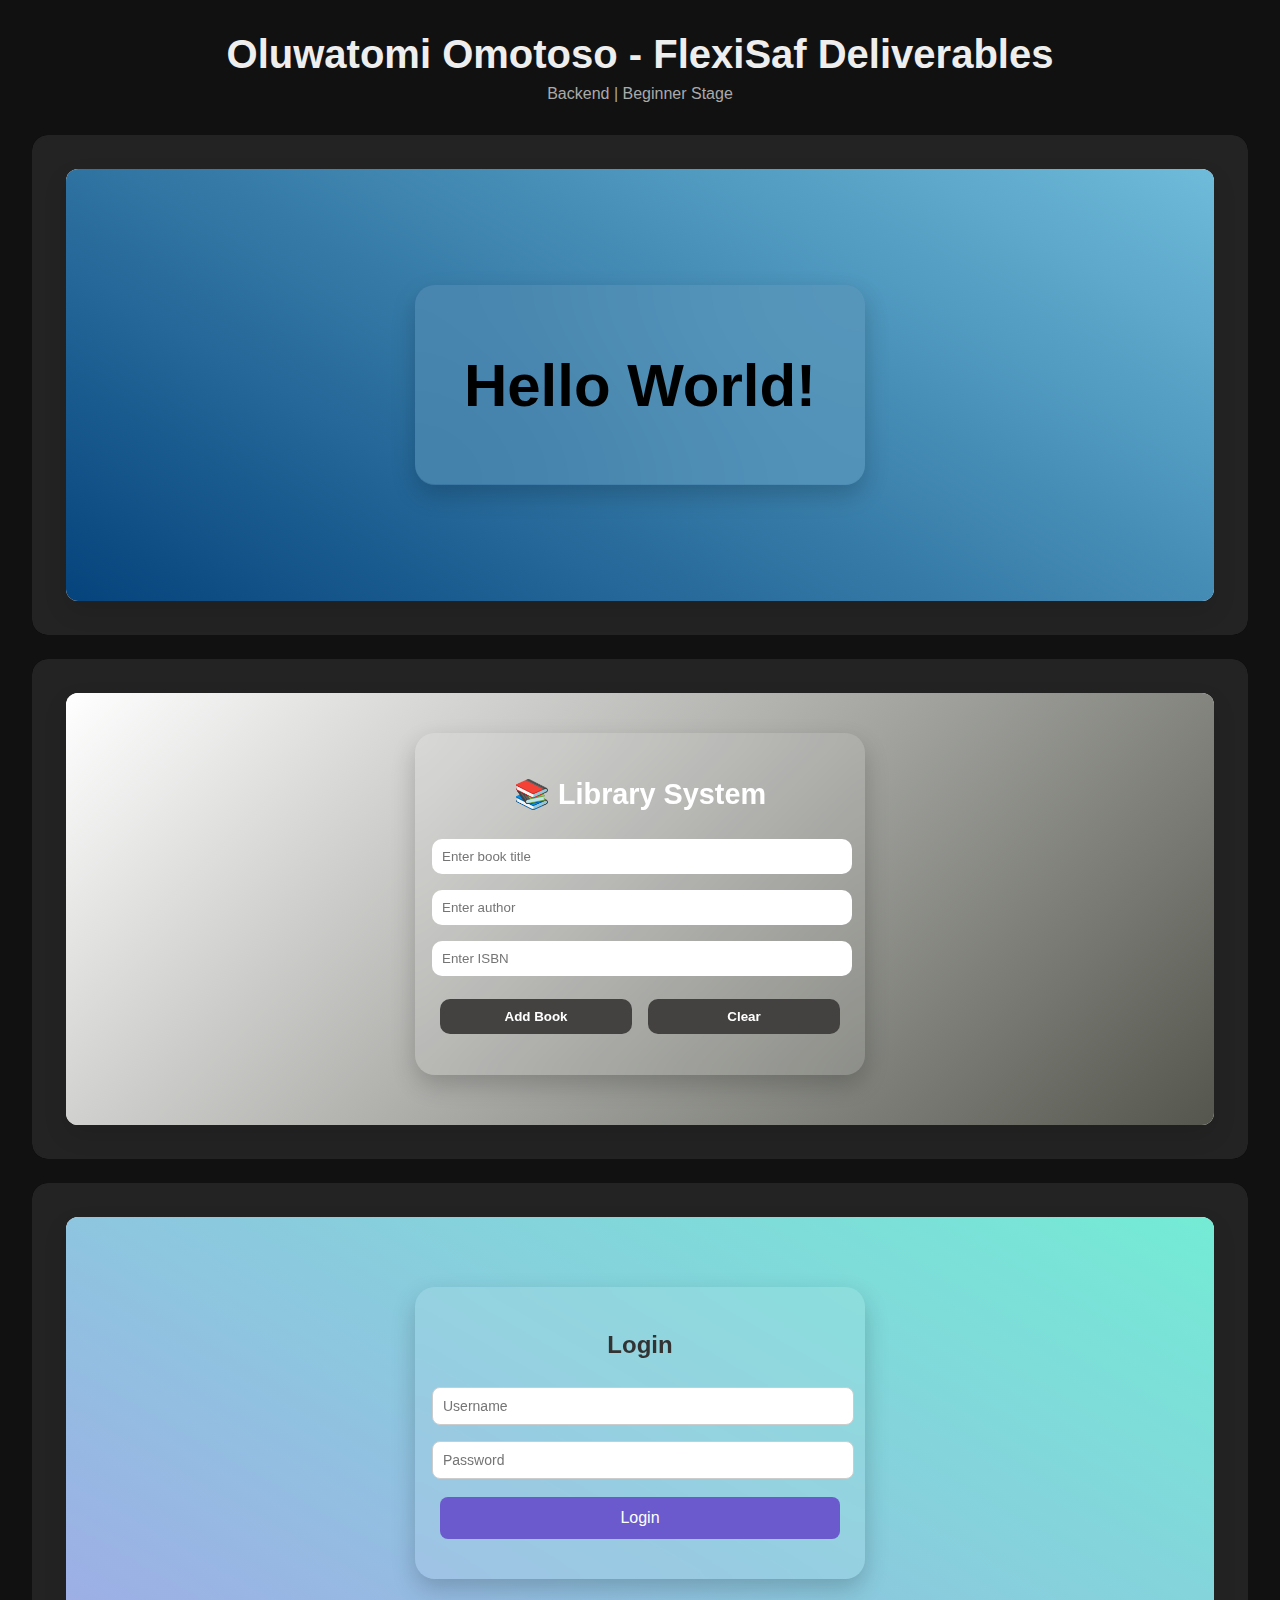
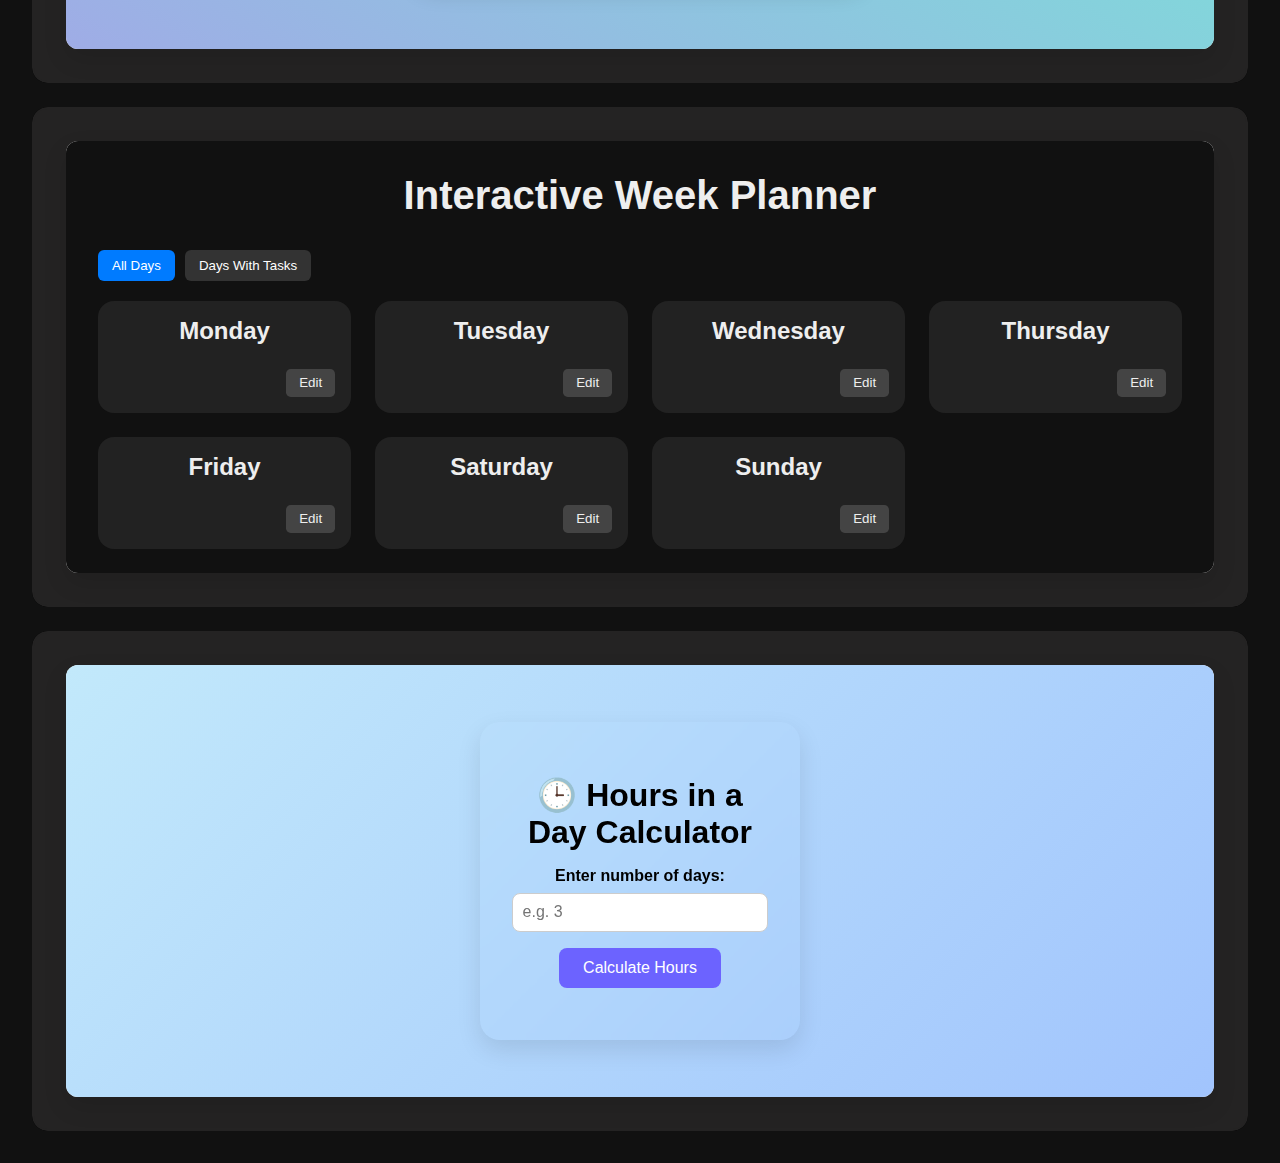
<file: index.html>
<!DOCTYPE html>
<html lang="en">
  <head>
     
    <meta charset="UTF-8" />
    <meta name="viewport" content="width=device-width, initial-scale=1.0" />
    <title>Oluwatomi Omotoso | FlexiSaf</title>
    <link rel="stylesheet" href="./styles.css" />
  </head>
  <body>
    <!-- HEADER -->
    <header>
      <h1>Oluwatomi Omotoso - FlexiSaf Deliverables </h1>
  
      <p>Backend | Beginner Stage</p>
    </header>


    <!-- PROJECT GRID -->
    <main class="grid">
      <!-- 1 -->
       <div class="card">
          <div class="demo-wrapper">
            <iframe src="./Front End Logic/Deliverable 1/index.html"></iframe>
          </div>
        
          <div class="overlay">
            <div>
            <h2>Deliverable 1</h2>
            <a href="./Front End Logic/Deliverable 1.html">
              <nav class="filters">
                <button data-filter="all" class="active">View Demo</button>
              </nav> 
            </a>
           <p>Java Source Code + Live Demo</p>
            </div>
          </div>
        </div>
      

      <!-- 2 -->
        
        <div class="card">
          <div class="demo-wrapper">
            <iframe src="./Front End Logic/Deliverable 2/index.html"></iframe>
          </div>
          <a href="./Front End Logic/Deliverable 2.html">
          <div class="overlay">
            <h2>Deliverable 2</h2>
              <a href="./Front End Logic/Deliverable 2.html">
              <nav class="filters">
                <button data-filter="all" class="active">View Demo</button>
              </nav> 
            </a>
            <p>Java Source Code + Live Demo</p>
            
          </div>
        </div>
      

      <!-- 3 -->
  
      <div class="card" data-category="concept">
        <div class="demo-wrapper">
          <iframe src="./Front End Logic/Deliverable 3/index.html"></iframe>
        </div>
        <div class="overlay">
          <h2>Deliverable 3</h2>
             <a href="./Front End Logic/Deliverable 3.html">
              <nav class="filters">
                <button data-filter="all" class="active">View Demo</button>
              </nav> 
            </a>
            <p>Java Source Code + Live Demo</p>
           
        </div>
      </div>

       <!-- 4 -->
       <div class="card" data-category="concept">
        <div class="demo-wrapper">
          <iframe src="./Front End Logic/Deliverable 4/index.html"></iframe>
        </div>
        <div class="overlay">
          <h2>Deliverable 4</h2>
             <a href="./Front End Logic/Deliverable 4.html">
              <nav class="filters">
                <button data-filter="all" class="active">View Demo</button>
              </nav> 
            </a>
            <p>Java Source Code + Live Demo</p>
           
        </div>
      </div>

      
        <!-- 5 -->
       <div class="card" data-category="concept">
        <div class="demo-wrapper">
          <iframe src="./Front End Logic/Deliverable 5/index.html"></iframe>
        </div>
        <div class="overlay">
          <h2>Deliverable 4</h2>
             <a href="./Front End Logic/Deliverable 5.html">
              <nav class="filters">
                <button data-filter="all" class="active">View Demo</button>
              </nav> 
            </a>
            <p>Java Source Code + Live Demo</p>
           
        </div>
      </div>
    </main>
    
    <script src="./script.js"></script>
  </body>
</html>
</file>
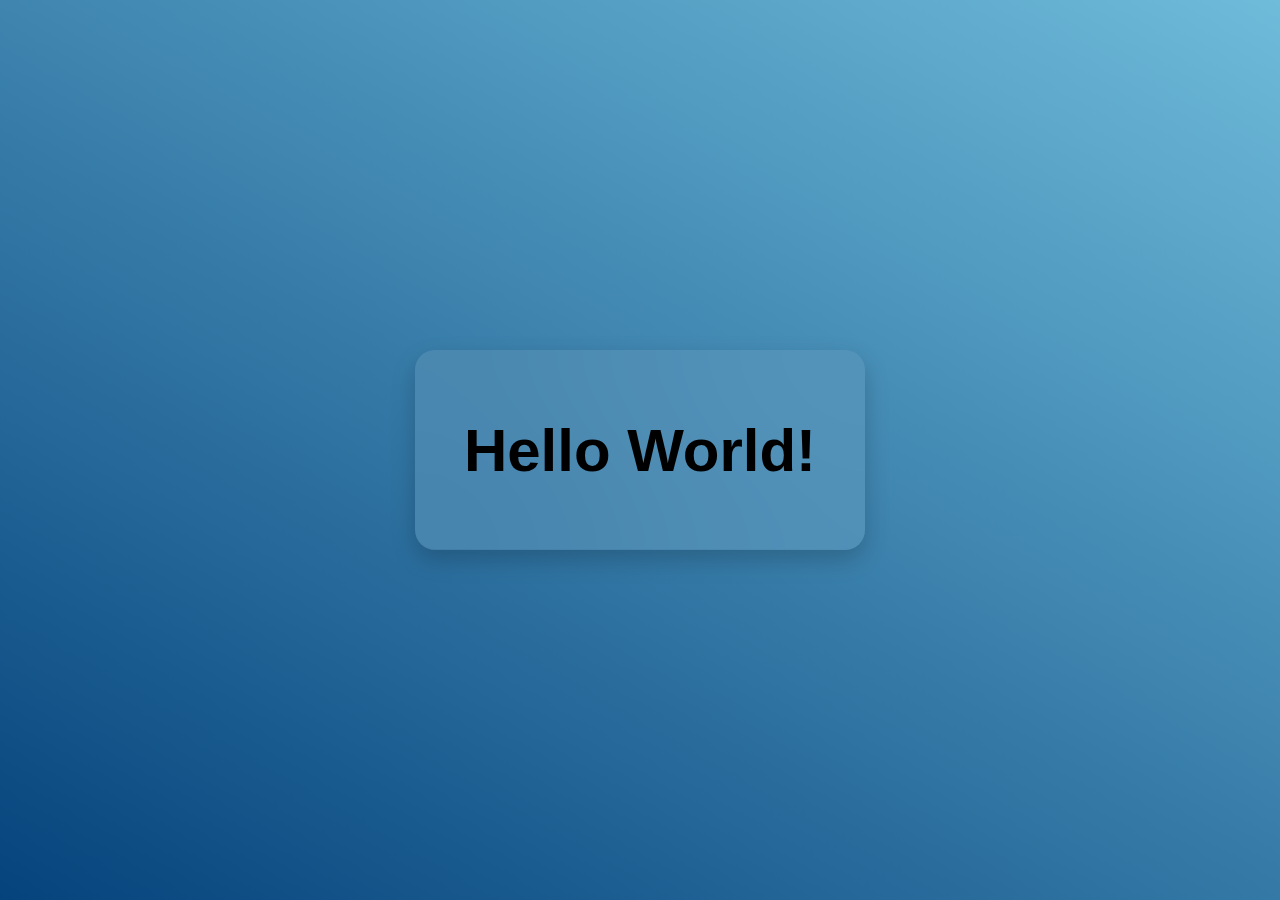
<file: Front End Logic/Deliverable 1/index.html>
<!DOCTYPE html>
<html lang="en">
  <head>
    <meta charset="UTF-8" />
    <meta name="viewport" content="width=device-width, initial-scale=1.0" />
    <link rel="stylesheet" href="./styles.css" />
    <title>Hello world Program</title>
  </head>
  <body>
    <div class="container">
      <h1>Hello World!</h1>
    </div>
  </body>
</html>
</file>
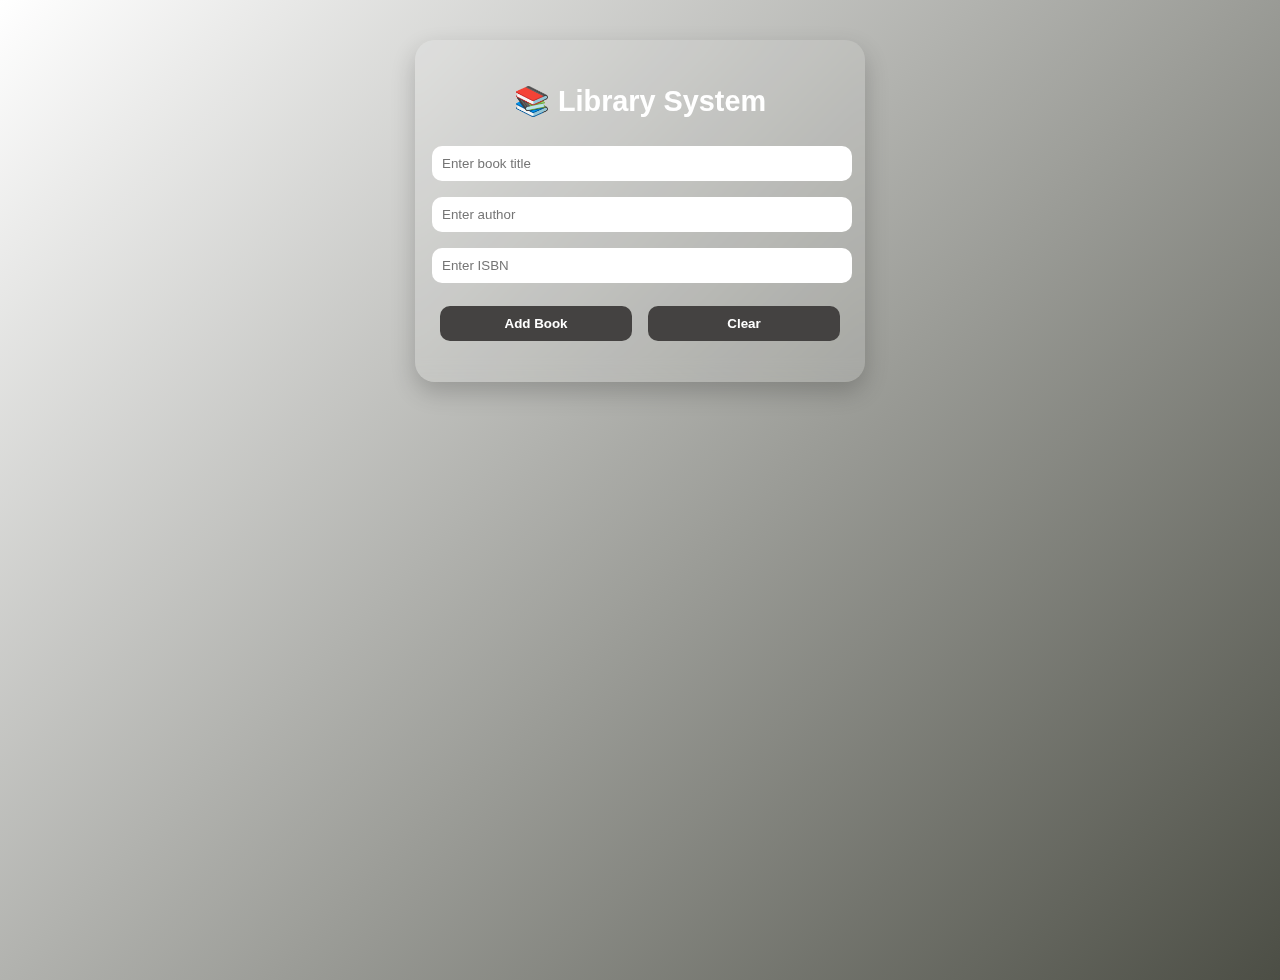
<file: Front End Logic/Deliverable 2/index.html>
<!DOCTYPE html>
<html lang="en">
  <head>
    <meta charset="UTF-8" />
    <meta name="viewport" content="width=device-width, initial-scale=1.0" />
    <link rel="stylesheet" href="./styles.css" />
    <title>Library System Demo</title>
  </head>
  <body>
    <div class="container">
      <h1>📚 Library System</h1>
      <input type="text" id="title" placeholder="Enter book title" />
      <input type="text" id="author" placeholder="Enter author" />
      <input type="text" id="isbn" placeholder="Enter ISBN" />

      <div class="actions">
        <button onclick="addBook()">Add Book</button>
        <button onclick="clearFields()">Clear</button>
      </div>

      <ul id="bookList"></ul>
    </div>

    <script src="main.js"></script>
  </body>
</html>
</file>
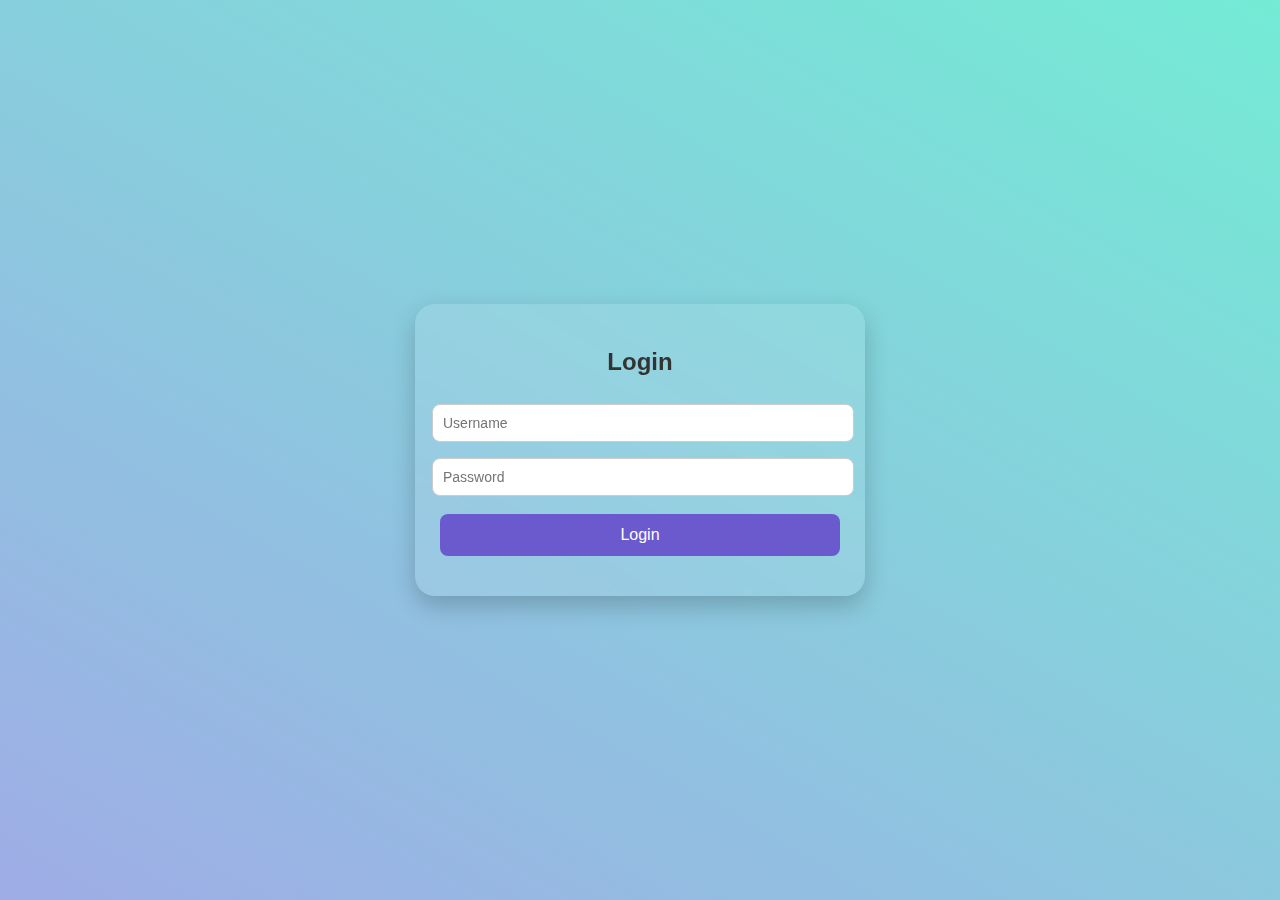
<file: Front End Logic/Deliverable 3/index.html>
<!DOCTYPE html>
<html lang="en">
  <head>
    <meta charset="UTF-8" />
    <meta name="viewport" content="width=device-width, initial-scale=1.0" />
    <link rel="stylesheet" href="./styles.css" />
    <title>Login-Page</title>
  </head>
  <body>
    <div class="container">
      <h2>Login</h2>
      <input type="text" id="username" placeholder="Username" />
      <input type="password" id="password" placeholder="Password" />
      <button onclick="checkLogin()">Login</button>
      <p id="result"></p>
    </div>
    <script src="main.js"></script>
  </body>
</html>
</file>
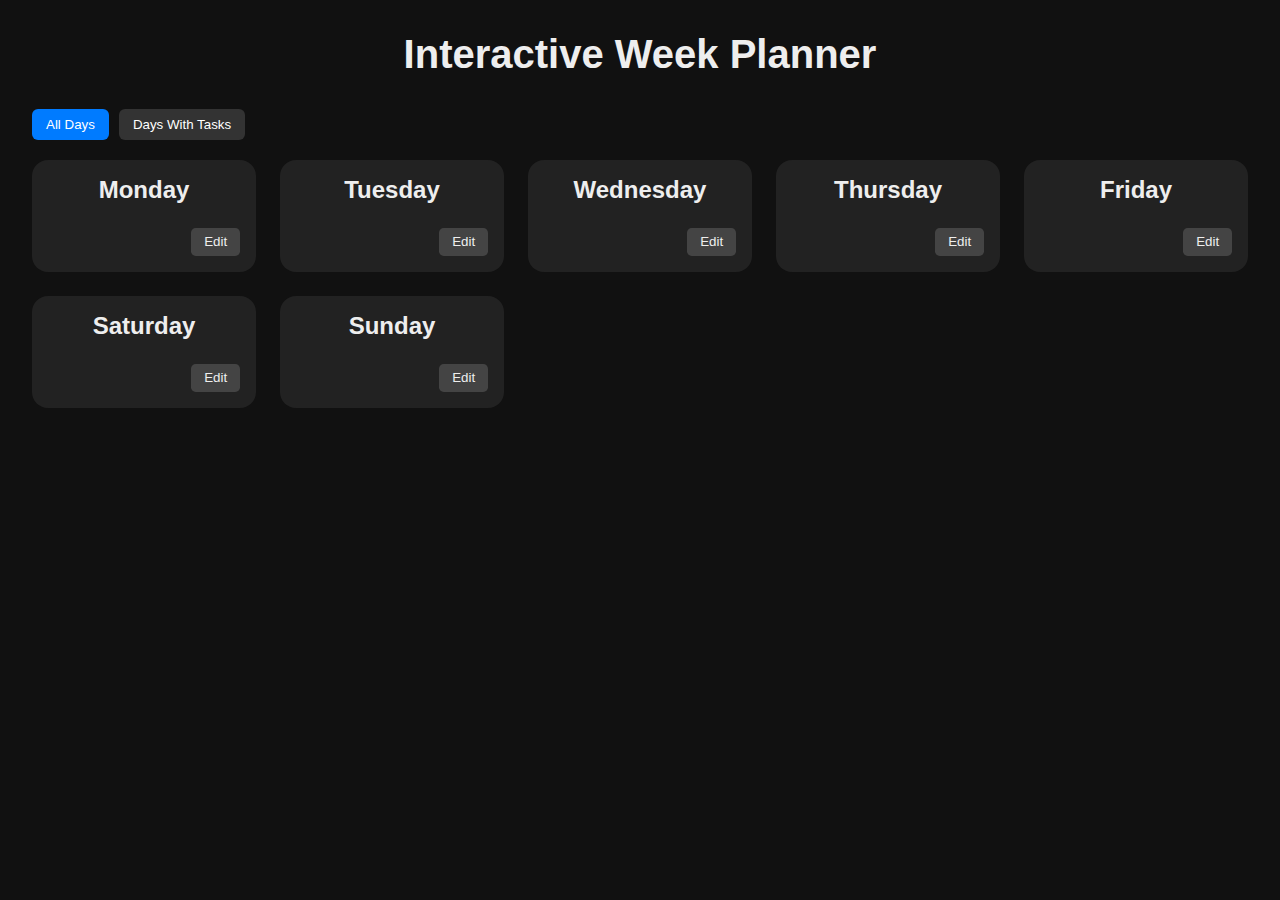
<file: Front End Logic/Deliverable 4/index.html>
<!DOCTYPE html>
<html lang="en">
  <head>
    <meta charset="UTF-8" />
    <meta name="viewport" content="width=device-width, initial-scale=1.0" />
    <title>Interactive Week Planner</title>
    <link rel="stylesheet" href="./styles.css" />
  </head>
  <body>
    <!-- HEADER -->
    <header>
      <h1>Interactive Week Planner</h1>
    </header>

    <!-- FILTERS -->
    <div class="filters">
      <button data-filter="all" id="allBtn" class="active">All Days</button>
      <button data-filter="withTasks" id="withTasksBtn">Days With Tasks</button>
    </div>

    <!-- Grid -->
    <main class="grid">
      <!-- Weekdays -->
      <div class="card" data-day="Monday">
        <h2>Monday</h2>
        <ul class="task-list"></ul>
        <button class="edit-btn">Edit</button>
      </div>

      <div class="card" data-day="Tuesday">
        <h2>Tuesday</h2>
        <ul class="task-list"></ul>
        <button class="edit-btn">Edit</button>
      </div>

      <div class="card" data-day="Wednesday">
        <h2>Wednesday</h2>
        <ul class="task-list"></ul>
        <button class="edit-btn">Edit</button>
      </div>

      <div class="card" data-day="Thursday">
        <h2>Thursday</h2>
        <ul class="task-list"></ul>
        <button class="edit-btn">Edit</button>
      </div>

      <div class="card" data-day="Friday">
        <h2>Friday</h2>
        <ul class="task-list"></ul>
        <button class="edit-btn">Edit</button>
      </div>

      <div class="card" data-day="Saturday">
        <h2>Saturday</h2>
        <ul class="task-list"></ul>
        <button class="edit-btn">Edit</button>
      </div>

      <div class="card" data-day="Sunday">
        <h2>Sunday</h2>
        <ul class="task-list"></ul>
        <button class="edit-btn">Edit</button>
      </div>
    </main>

    <!-- Modal -->
    <div class="modal hidden">
      <div class="modal-content">
        <h2 id="modal-day">Edit Tasks</h2>
        <ul id="modal-task-list"></ul>
        <div class="task-input">
          <input type="text" id="new-task" placeholder="New task..." />
          <button id="add-task">Add</button>
        </div>
        <div class="modal-actions">
          <button id="save-tasks">Save</button>
          <button id="close-modal">Close</button>
          <button id="clear-tasks">Clear all</button>
        </div>
      </div>
    </div>

    <script src="./main.js"></script>
  </body>
</html>
</file>
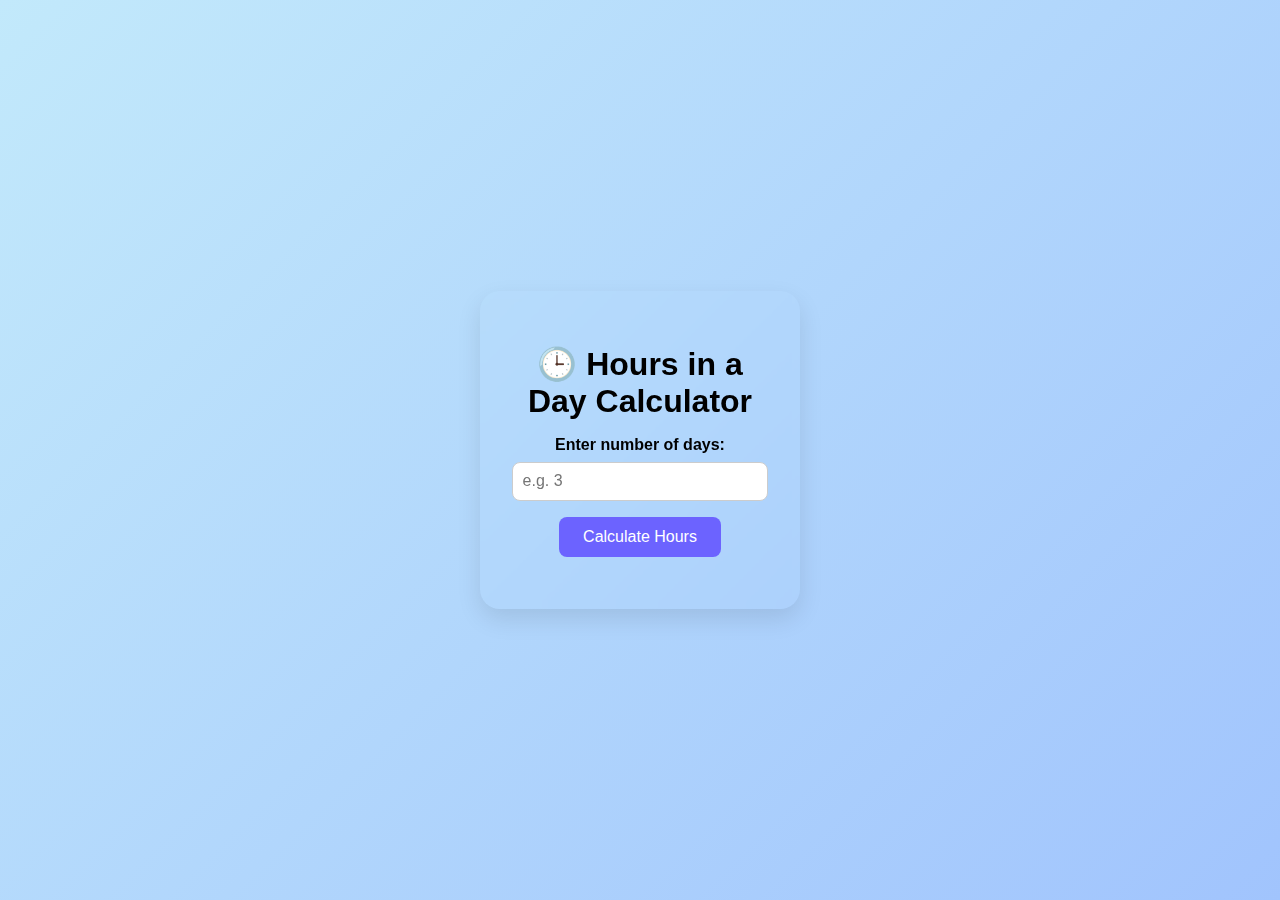
<file: Front End Logic/Deliverable 5/index.html>
<!DOCTYPE html>
<html lang="en">
  <head>
    <meta charset="UTF-8" />
    <meta name="viewport" content="width=device-width, initial-scale=1.0" />
    <title>Hours in a Day Calculator</title>
    <link rel="stylesheet" href="./styles.css" />
  </head>
  <body>
    <div class="container">
      <h1>🕒 Hours in a Day Calculator</h1>

      <div class="card">
        <label for="days">Enter number of days:</label>
        <input type="number" id="days" min="1" placeholder="e.g. 3" />
        <button id="calculateBtn">Calculate Hours</button>

        <div id="result" class="result"></div>
      </div>
    </div>

    <script src="./main.js"></script>
  </body>
</html>
</file>
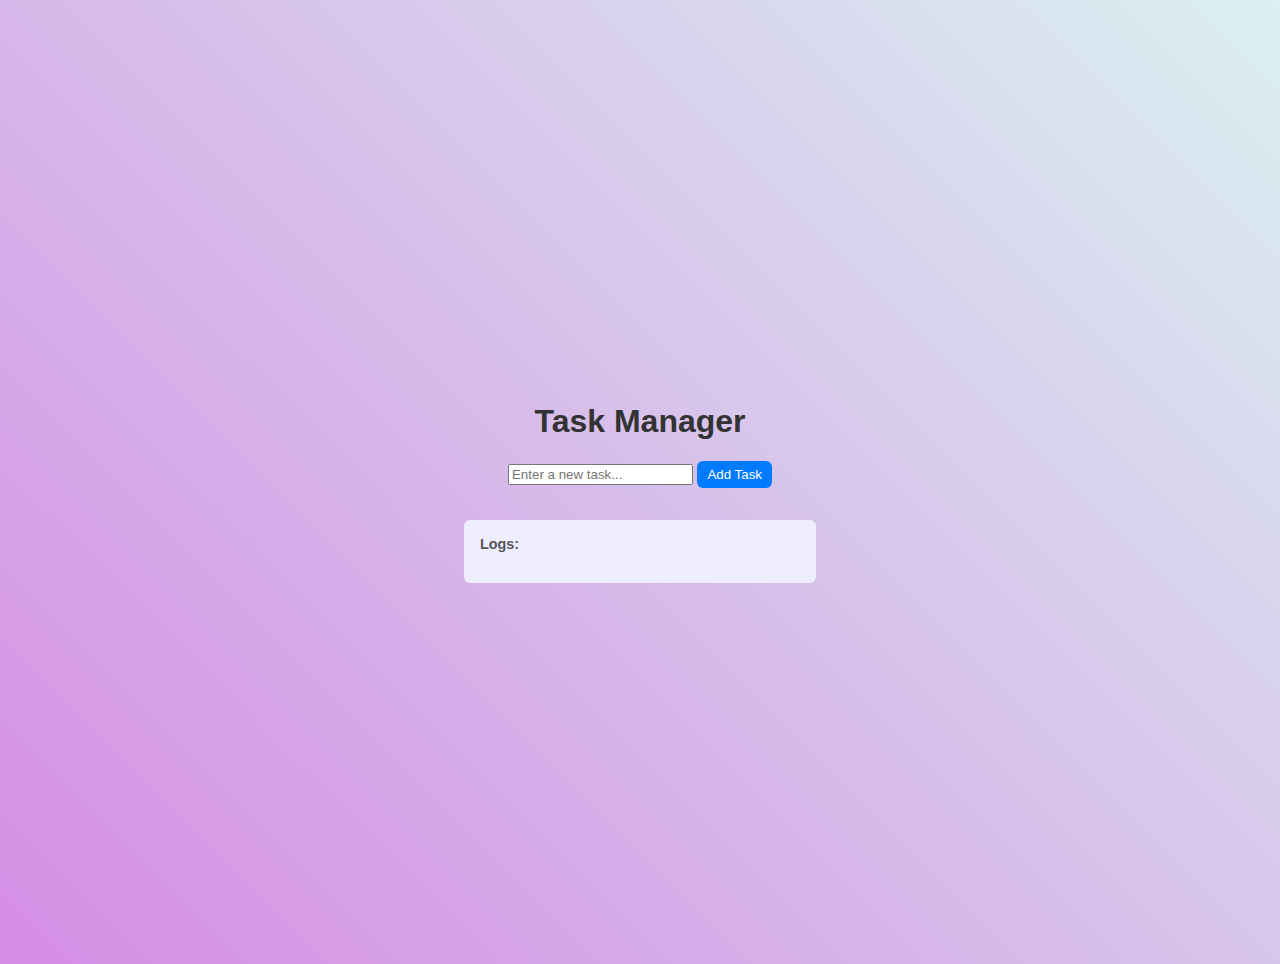
<file: Front End Logic/Deliverable 6/index.html>
<!DOCTYPE html>
<html lang="en">
  <head>
    <meta charset="UTF-8" />
    <title>Task Manager</title>
    <link rel="stylesheet" href="./styles.css" />
  </head>
  <body>
    <h1>Task Manager</h1>

    <div>
      <input type="text" id="taskInput" placeholder="Enter a new task..." />
      <button id="addTaskBtn">Add Task</button>
    </div>

    <div id="tasks"></div>

    <div id="log">
      <strong>Logs:</strong>
      <ul id="logList"></ul>
    </div>

    <script src="./main.js"></script>
  </body>
</html>
</file>
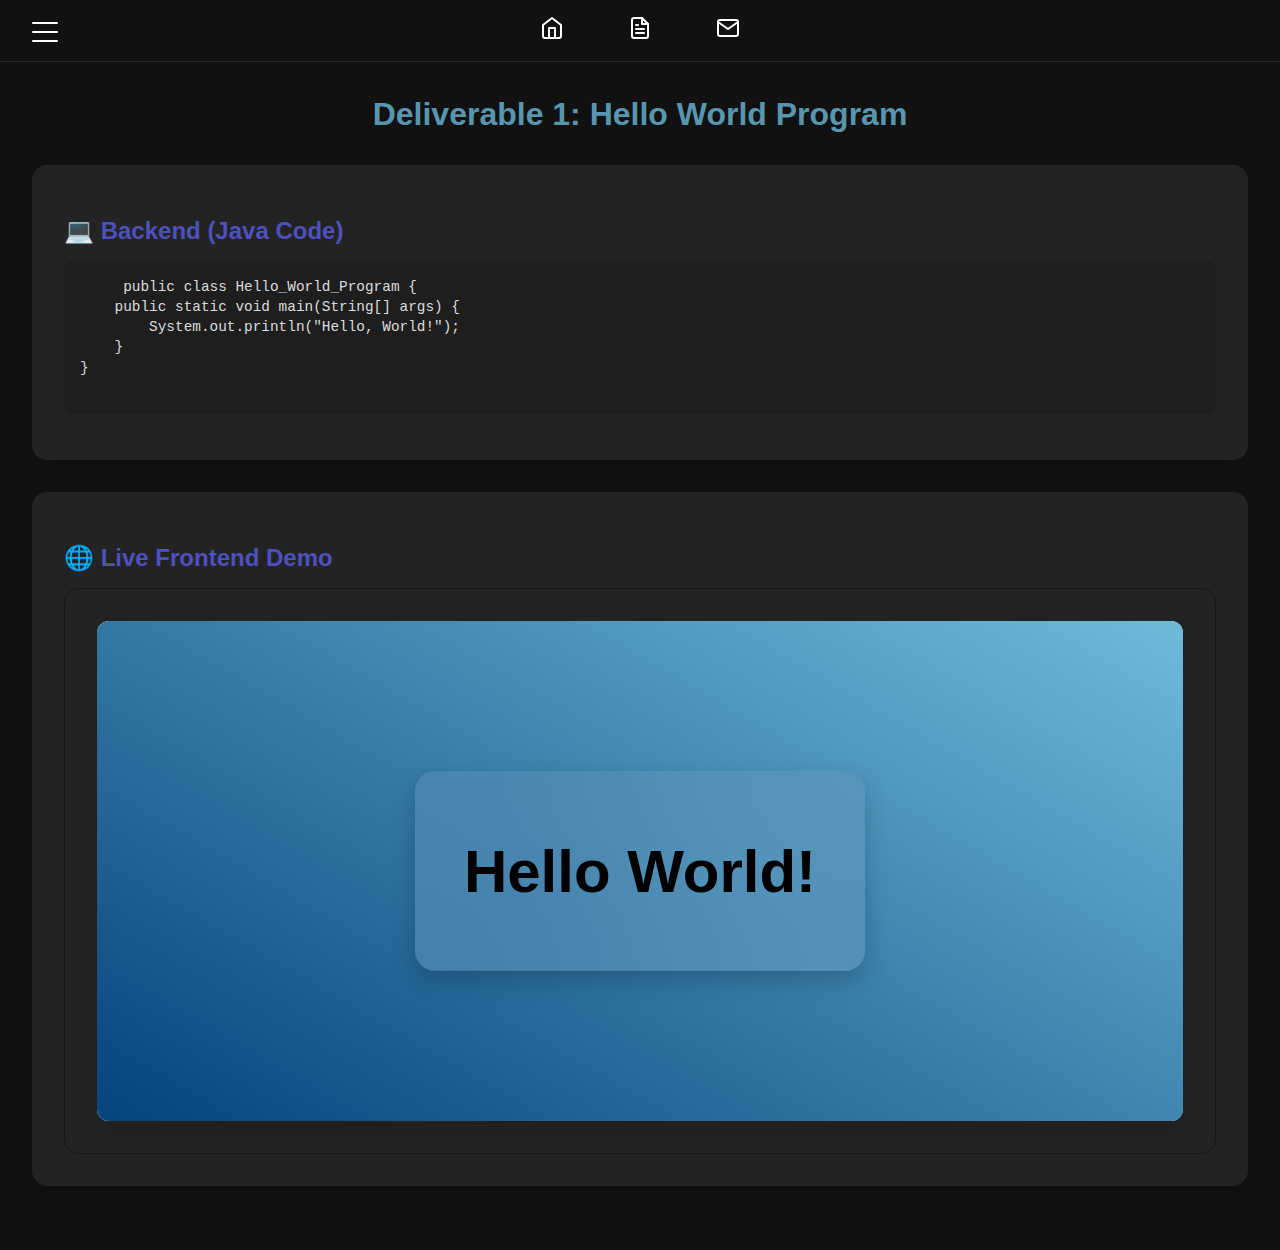
<file: Front End Logic/Deliverable 1.html>
<!DOCTYPE html>
<html lang="en">
  <head>
    <meta charset="UTF-8" />
    <meta name="viewport" content="width=device-width, initial-scale=1.0" />
    <title>FlexiSaf- Backend Deliverables</title>
    <link rel="stylesheet" href="./styles.css" />
  </head>

  <body>
    <!-- Burger Menu -->
    <div class="burger-container">
      <div
        class="burger"
        onclick="document.body.classList.toggle('burger-open')"
      >
        <div></div>
        <div></div>
        <div></div>
        <div></div>
        <div></div>
        <div></div>
      </div>
    </div>

    <!-- Menu bar -->
    <nav class="menu-bar">
      <!-- Navigation links -->

      <!-- Home -->
      <a href="../index.html" class="menu-item">
        <svg
          xmlns="http://www.w3.org/2000/svg"
          width="24"
          height="24"
          viewBox="0 0 24 24"
          fill="none"
          stroke="white"
          stroke-width="2"
          stroke-linecap="round"
          stroke-linejoin="round"
          class="feather feather-home"
        >
          <path d="M3 9l9-7 9 7v11a2 2 0 0 1-2 2H5a2 2 0 0 1-2-2z"></path>
          <polyline points="9 22 9 12 15 12 15 22"></polyline>
        </svg>
      </a>

      <!-- Documentation -->
      <div id="document" class="menu-item documentation">
        <svg
          xmlns="http://www.w3.org/2000/svg"
          width="24"
          height="24"
          viewBox="0 0 24 24"
          fill="none"
          stroke="white"
          stroke-width="2"
          stroke-linecap="round"
          stroke-linejoin="round"
          class="feather feather-file-text"
        >
          <path
            d="M14 2H6a2 2 0 0 0-2 2v16a2 2 0 0 0 2 2h12a2 2 0 0 0 2-2V8z"
          ></path>
          <polyline points="14 2 14 8 20 8"></polyline>
          <line x1="16" y1="13" x2="8" y2="13"></line>
          <line x1="16" y1="17" x2="8" y2="17"></line>
          <polyline points="10 9 9 9 8 9"></polyline>
        </svg>
      </div>

      <!-- Contact -->
      <a href="./Contact/index.html" target = "_blank" class="menu-item">
        <svg
          xmlns="http://www.w3.org/2000/svg"
          width="24"
          height="24"
          viewBox="0 0 24 24"
          fill="none"
          stroke="white"
          stroke-width="2"
          stroke-linecap="round"
          stroke-linejoin="round"
          class="feather feather-mail"
        >
          <path
            d="M4 4h16c1.1 0 2 .9 2 2v12c0 1.1-.9 2-2 2H4c-1.1 0-2-.9-2-2V6c0-1.1.9-2 2-2z"
          ></path>
          <polyline points="22,6 12,13 2,6"></polyline>
        </svg>
      </a>
    </nav>

    <!-- Overlay -->
    <div class="overlay">
      <!-- <div class="container"></div> -->
      <div class="container">
        <h2 style="text-align: center; color: whitesmoke">Documentation</h2>
        <pre>
This was my entry point into Java. The goal was simple: print "Hello, World!" to the console.

Purpose: Warm-up exercise to verify my Java setup and understand the structure of a basic program (class, main method, System.out.println).

Key Takeaway: Every Java program starts with a main method, and semicolons are not optional.</pre
        >
      </div>
    </div>

    <!-- Deliverable 1 -->
    <h1 style="color: rgb(88, 150, 175)">Deliverable 1: Hello World Program</h1>
    <div class="card">
      <h2>💻 Backend (Java Code)</h2>
      <pre>
     public class Hello_World_Program {
    public static void main(String[] args) {
        System.out.println("Hello, World!");
    }
}
      </pre>
    </div>
    <div class="card">
      <h2>🌐 Live Frontend Demo</h2>
      <div class="demo-wrapper">
        <iframe src="./Deliverable 1/index.html"></iframe>
      </div>
    </div>

    <script src="./main.js"></script>
  </body>
</html>
</file>
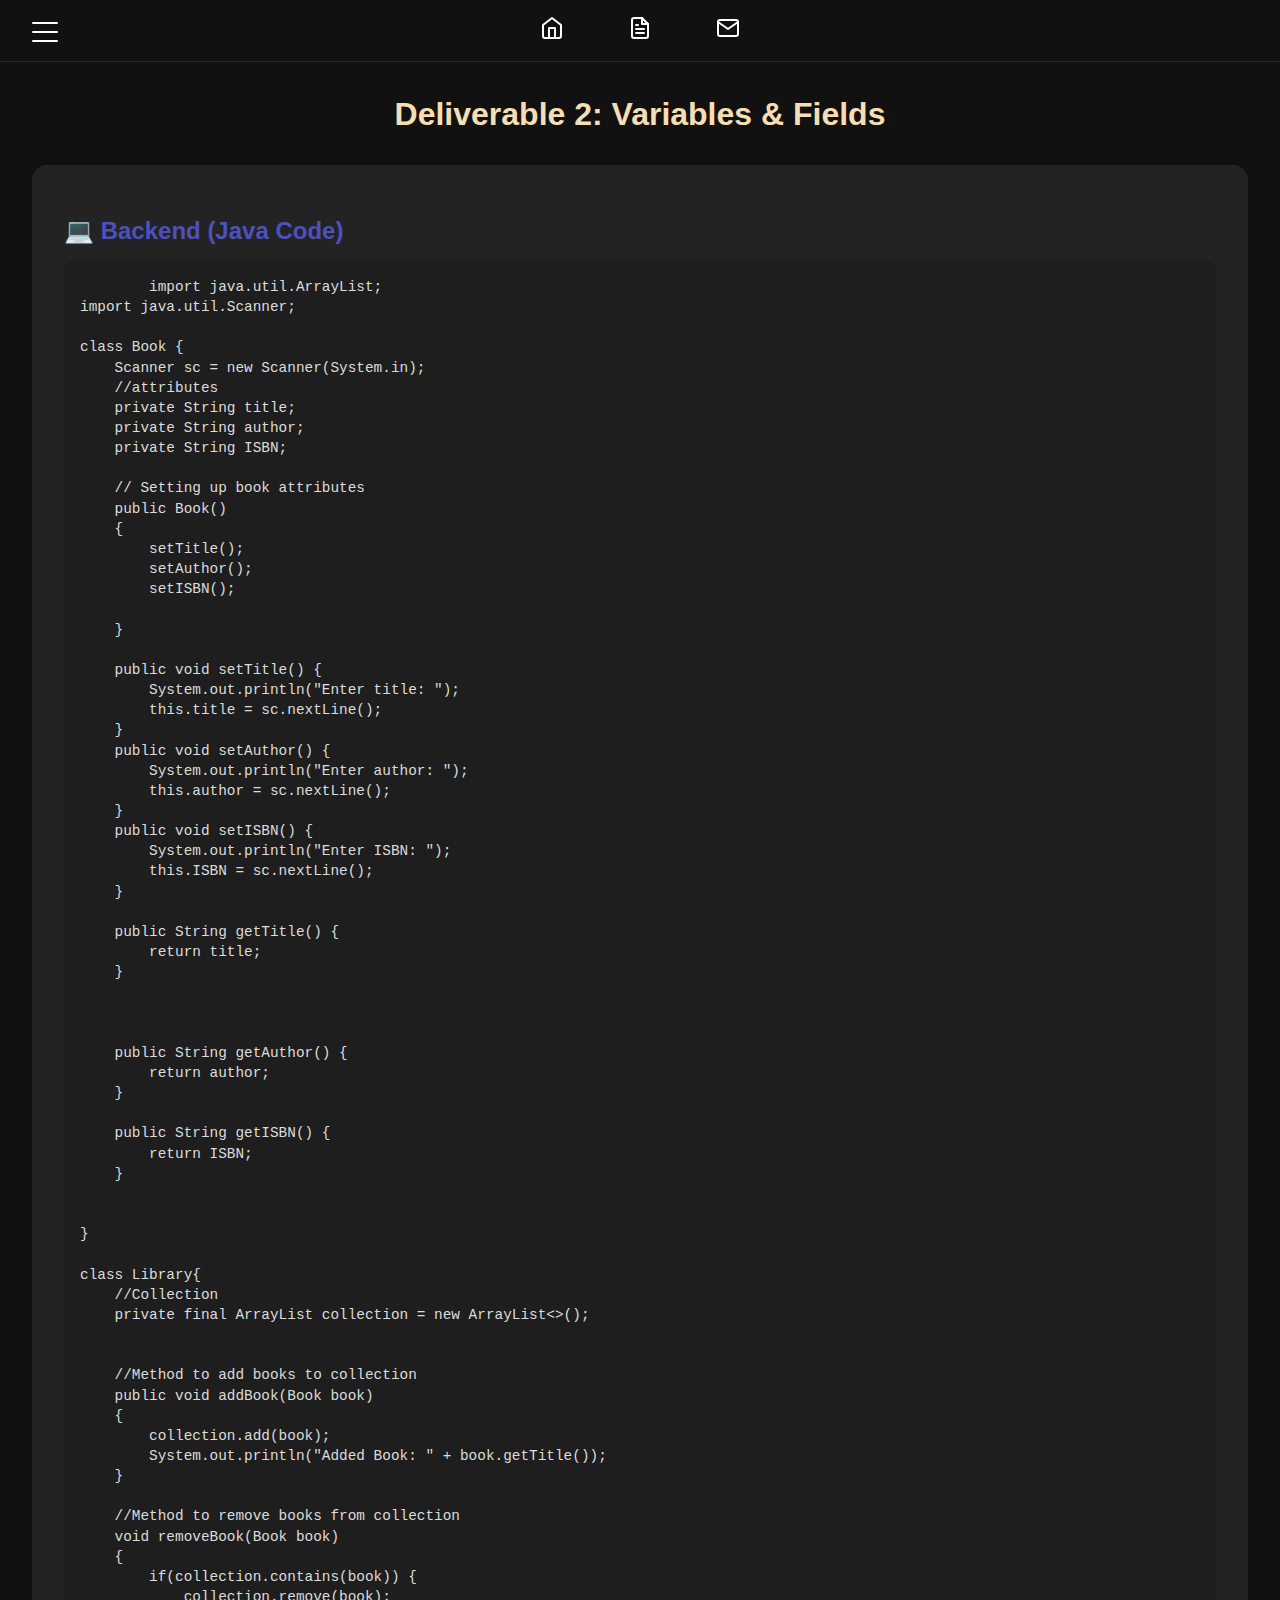
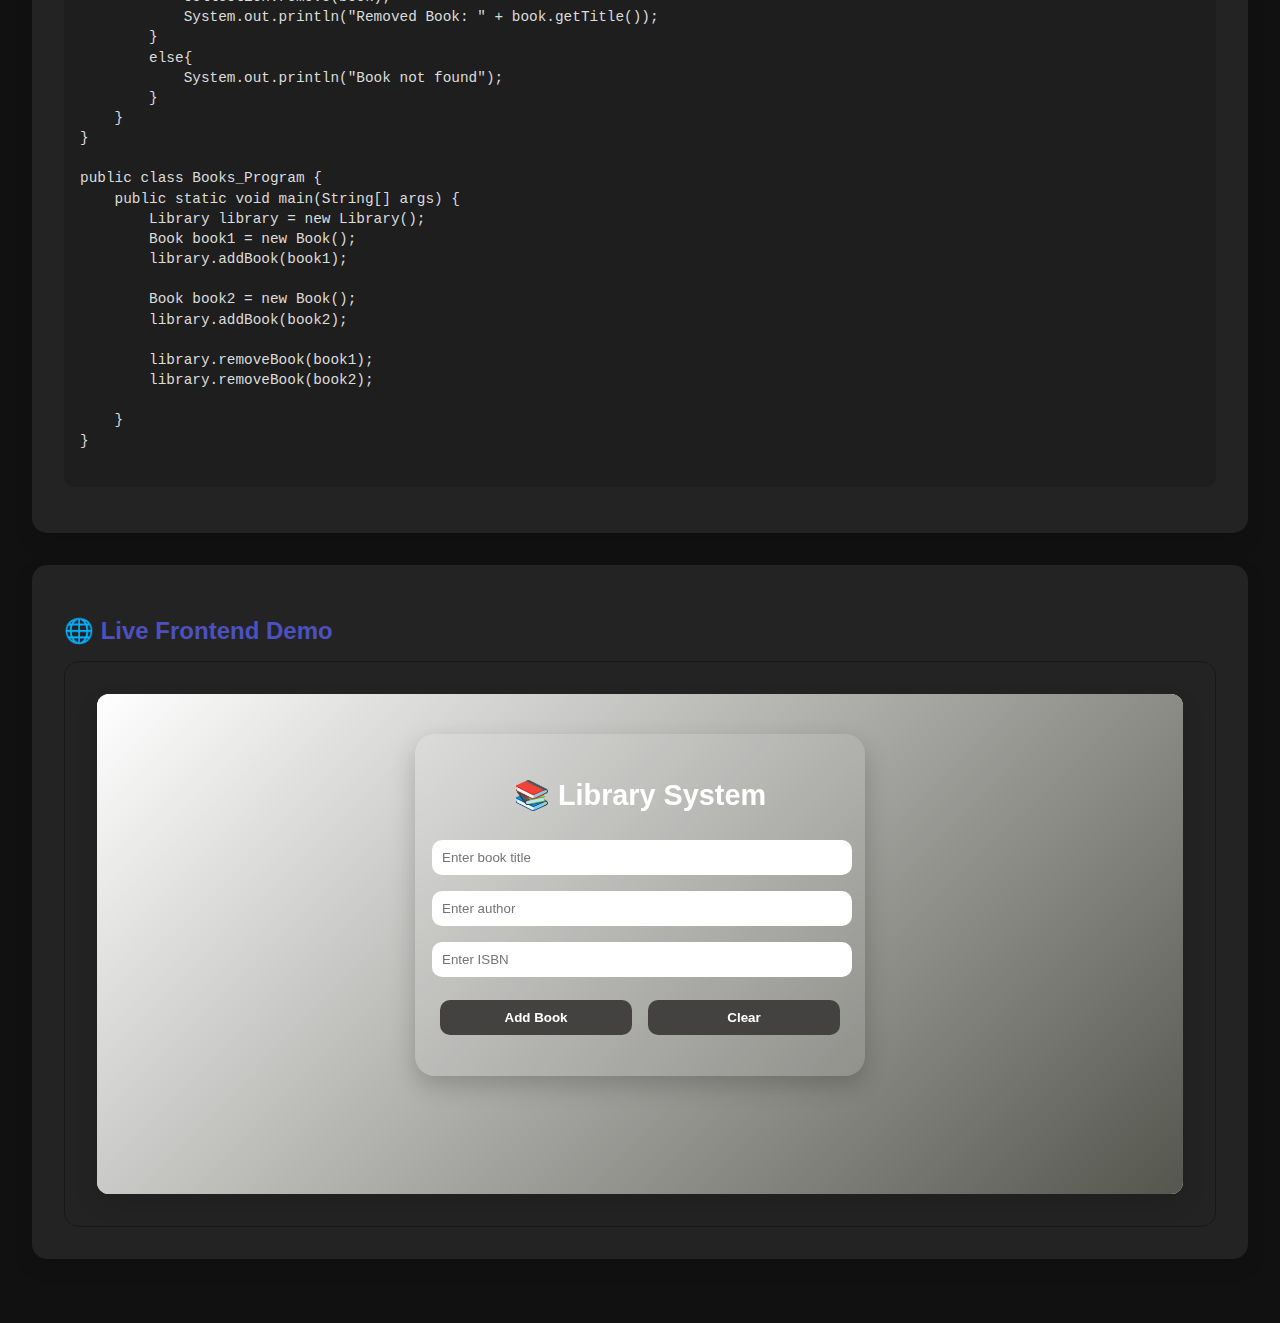
<file: Front End Logic/Deliverable 2.html>
<!DOCTYPE html>
<html lang="en">
  <head>
    <meta charset="UTF-8" />
    <meta name="viewport" content="width=device-width, initial-scale=1.0" />
    <title>FlexiSaf- Backend Deliverables </title>
    <link rel="stylesheet" href="./styles.css" />
  </head>

  <body>
      <!-- Burger Menu -->
    <div class="burger-container">
      <div
        class="burger"
        onclick="document.body.classList.toggle('burger-open')"
      >
        <div></div>
        <div></div>
        <div></div>
        <div></div>
        <div></div>
        <div></div>
      </div>
    </div>

    <!-- Menu bar -->
    <nav class="menu-bar">
      <!-- Navigation links -->

      <!-- Home -->
      <a href="/index.html" class="menu-item">
        <svg
          xmlns="http://www.w3.org/2000/svg"
          width="24"
          height="24"
          viewBox="0 0 24 24"
          fill="none"
          stroke="white"
          stroke-width="2"
          stroke-linecap="round"
          stroke-linejoin="round"
          class="feather feather-home"
        >
          <path d="M3 9l9-7 9 7v11a2 2 0 0 1-2 2H5a2 2 0 0 1-2-2z"></path>
          <polyline points="9 22 9 12 15 12 15 22"></polyline>
        </svg>
      </a>



      <!-- Docs -->
      <div id="document" class="menu-item documentation">
        <svg
          xmlns="http://www.w3.org/2000/svg"
          width="24"
          height="24"
          viewBox="0 0 24 24"
          fill="none"
          stroke="white"
          stroke-width="2"
          stroke-linecap="round"
          stroke-linejoin="round"
          class="feather feather-file-text"
        >
          <path
            d="M14 2H6a2 2 0 0 0-2 2v16a2 2 0 0 0 2 2h12a2 2 0 0 0 2-2V8z"
          ></path>
          <polyline points="14 2 14 8 20 8"></polyline>
          <line x1="16" y1="13" x2="8" y2="13"></line>
          <line x1="16" y1="17" x2="8" y2="17"></line>
          <polyline points="10 9 9 9 8 9"></polyline>
        </svg>
      </div>

      <!-- Contact -->
      <a href="./Contact/index.html" target="_blank" class="menu-item">
        <svg
          xmlns="http://www.w3.org/2000/svg"
          width="24"
          height="24"
          viewBox="0 0 24 24"
          fill="none"
          stroke="white"
          stroke-width="2"
          stroke-linecap="round"
          stroke-linejoin="round"
          class="feather feather-mail"
        >
          <path
            d="M4 4h16c1.1 0 2 .9 2 2v12c0 1.1-.9 2-2 2H4c-1.1 0-2-.9-2-2V6c0-1.1.9-2 2-2z"
          ></path>
          <polyline points="22,6 12,13 2,6"></polyline>
        </svg>
      </a>
    </nav>
    
    <div class="overlay">
      <div class="container">
        <h2 style="text-align: center; color: whitesmoke">Documentation</h2>
        <pre>This was the first real problem-solving challenge. The program simulates a tiny library:

Features:
1. Add books to the collection
2. Remove books from the collection          
3. Print the list of available books                    

Concepts Learned:
1. How to work with classes and objects in Java          
2. Using ArrayLists for dynamic storage          
3. Writing methods (addBook, removeBook, listBooks) and calling them

Key Takeaway:
Data structures(like ArrayList) make life way easier compared to plain arrays.          
        </pre>
      </div>
    </div>

    <!-- Deliverable 2 -->
    <h1 style="color:wheat">Deliverable 2: Variables & Fields</h1>
    <div class="card">
      <h2>💻 Backend (Java Code)</h2>
      <pre>
        import java.util.ArrayList;
import java.util.Scanner;

class Book {
    Scanner sc = new Scanner(System.in);
    //attributes
    private String title;
    private String author;
    private String ISBN;

    // Setting up book attributes
    public Book()
    {
        setTitle();
        setAuthor();
        setISBN();

    }

    public void setTitle() {
        System.out.println("Enter title: ");
        this.title = sc.nextLine();
    }
    public void setAuthor() {
        System.out.println("Enter author: ");
        this.author = sc.nextLine();
    }
    public void setISBN() {
        System.out.println("Enter ISBN: ");
        this.ISBN = sc.nextLine();
    }

    public String getTitle() {
        return title;
    }



    public String getAuthor() {
        return author;
    }

    public String getISBN() {
        return ISBN;
    }


}

class Library{
    //Collection
    private final ArrayList<Book> collection = new ArrayList<>();


    //Method to add books to collection
    public void addBook(Book book)
    {
        collection.add(book);
        System.out.println("Added Book: " + book.getTitle());
    }

    //Method to remove books from collection
    void removeBook(Book book)
    {
        if(collection.contains(book)) {
            collection.remove(book);
            System.out.println("Removed Book: " + book.getTitle());
        }
        else{
            System.out.println("Book not found");
        }
    }
}

public class Books_Program {
    public static void main(String[] args) {
        Library library = new Library();
        Book book1 = new Book();
        library.addBook(book1);

        Book book2 = new Book();
        library.addBook(book2);

        library.removeBook(book1);
        library.removeBook(book2);

    }
}
      </pre>
    </div>
    <div class="card">
        <h2>🌐 Live Frontend Demo</h2>
        <div class="demo-wrapper">
          <iframe src="./Deliverable 2/index.html"></iframe>
      </div>
    </div>
    
   <script src = "./main.js"></script>
  </body>
</html>
</file>
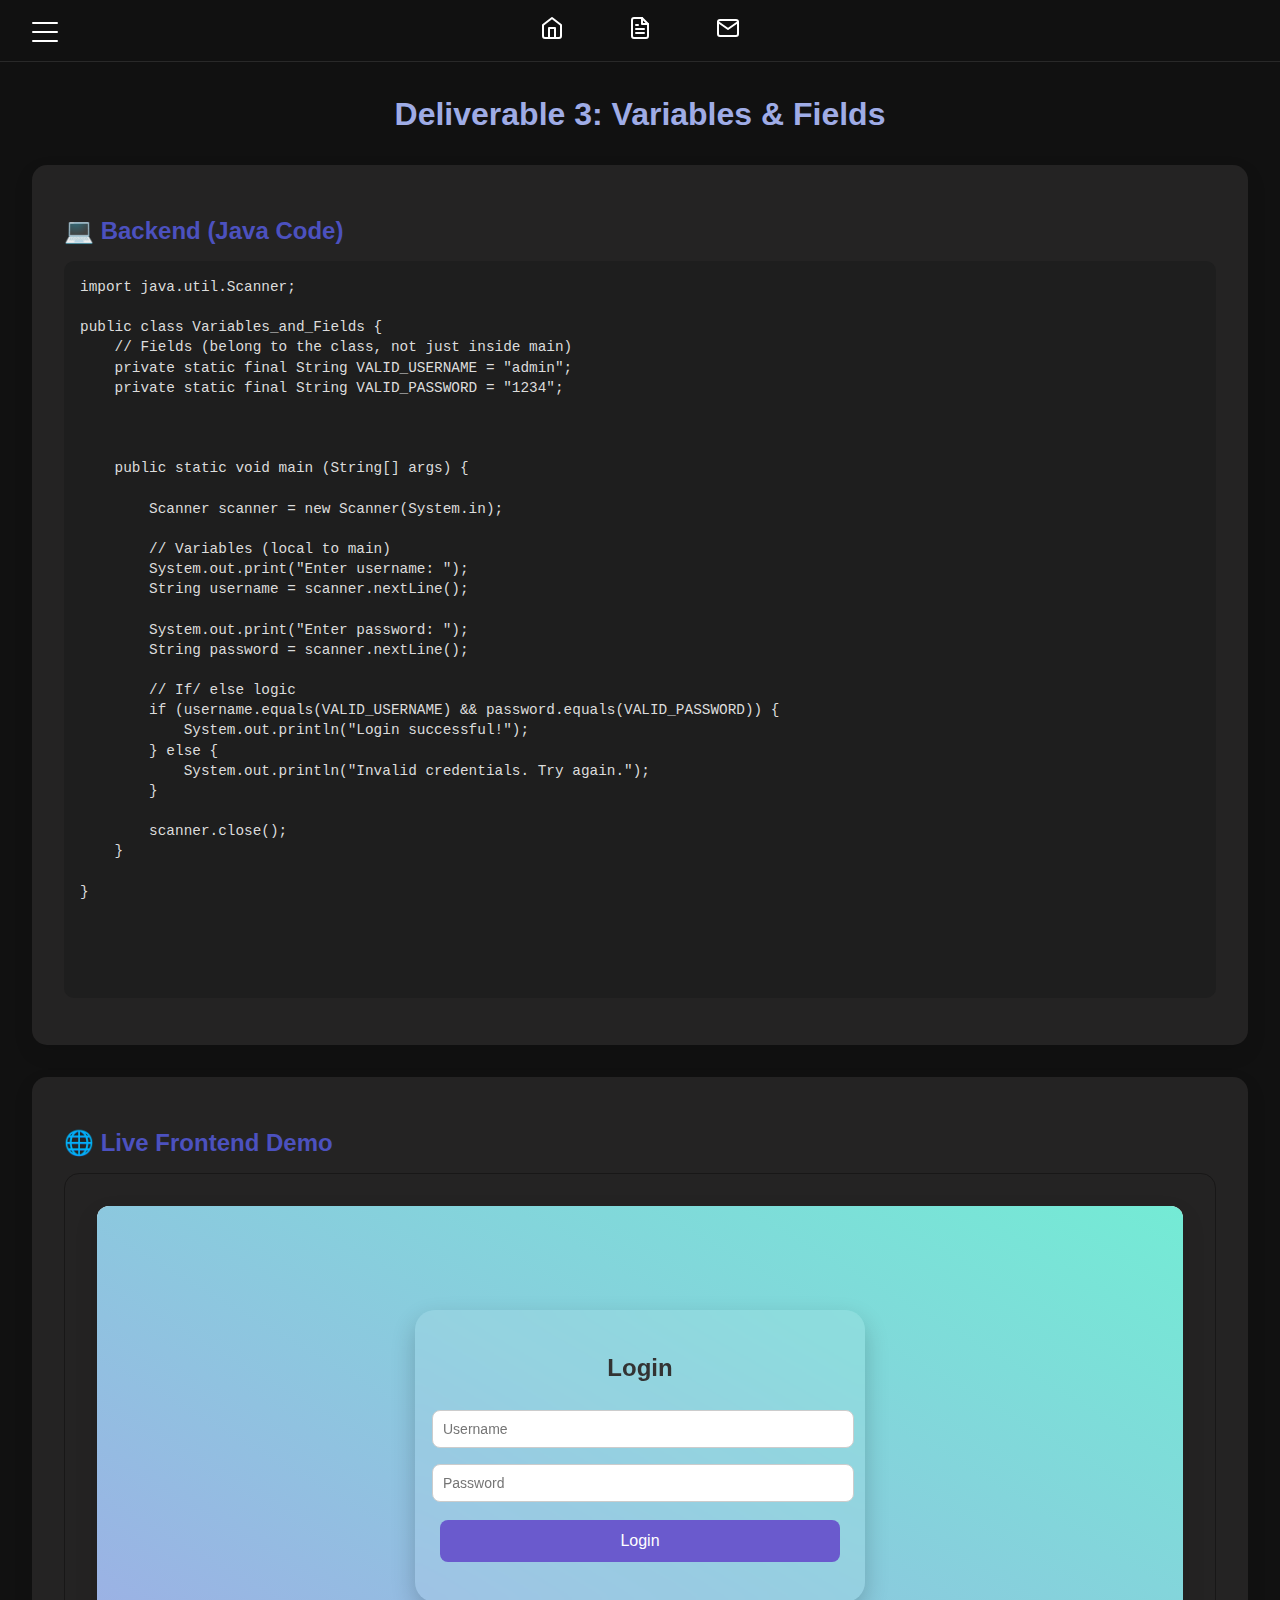
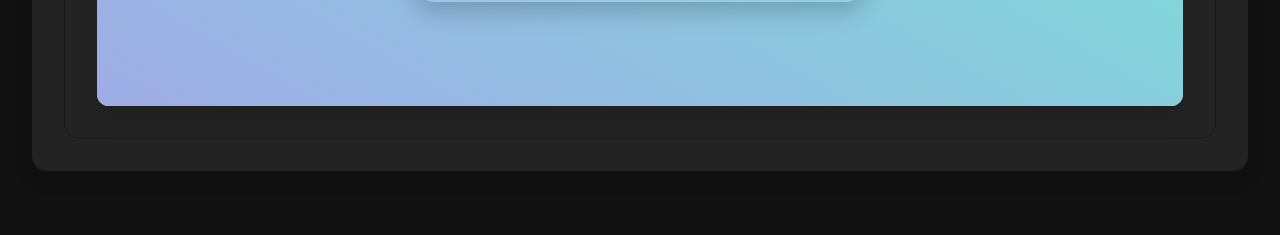
<file: Front End Logic/Deliverable 3.html>
<!DOCTYPE html>
<html lang="en">
  <head>
    <meta charset="UTF-8" />
    <meta name="viewport" content="width=device-width, initial-scale=1.0" />
    <link rel="stylesheet" href="./styles.css" />
    <title>Document</title>
  </head>
  <body>
    <!-- Burger Menu -->
    <div class="burger-container">
      <div
        class="burger"
        onclick="document.body.classList.toggle('burger-open')"
      >
        <div></div>
        <div></div>
        <div></div>
        <div></div>
        <div></div>
        <div></div>
      </div>
    </div>

    <!-- Menu bar -->
    <nav class="menu-bar">
      <!-- Navigation links -->

      <!-- Home -->
      <a href="/index.html" class="menu-item">
        <svg
          xmlns="http://www.w3.org/2000/svg"
          width="24"
          height="24"
          viewBox="0 0 24 24"
          fill="none"
          stroke="white"
          stroke-width="2"
          stroke-linecap="round"
          stroke-linejoin="round"
          class="feather feather-home"
        >
          <path d="M3 9l9-7 9 7v11a2 2 0 0 1-2 2H5a2 2 0 0 1-2-2z"></path>
          <polyline points="9 22 9 12 15 12 15 22"></polyline>
        </svg>
      </a>

      <!-- Docs -->
      <div id="document" class="menu-item documentation">
        <svg
          xmlns="http://www.w3.org/2000/svg"
          width="24"
          height="24"
          viewBox="0 0 24 24"
          fill="none"
          stroke="white"
          stroke-width="2"
          stroke-linecap="round"
          stroke-linejoin="round"
          class="feather feather-file-text"
        >
          <path
            d="M14 2H6a2 2 0 0 0-2 2v16a2 2 0 0 0 2 2h12a2 2 0 0 0 2-2V8z"
          ></path>
          <polyline points="14 2 14 8 20 8"></polyline>
          <line x1="16" y1="13" x2="8" y2="13"></line>
          <line x1="16" y1="17" x2="8" y2="17"></line>
          <polyline points="10 9 9 9 8 9"></polyline>
        </svg>
      </div>
      <!-- Contact -->
      <a href="./Contact/index.html" target="_blank" class="menu-item">
        <svg
          xmlns="http://www.w3.org/2000/svg"
          width="24"
          height="24"
          viewBox="0 0 24 24"
          fill="none"
          stroke="white"
          stroke-width="2"
          stroke-linecap="round"
          stroke-linejoin="round"
          class="feather feather-mail"
        >
          <path
            d="M4 4h16c1.1 0 2 .9 2 2v12c0 1.1-.9 2-2 2H4c-1.1 0-2-.9-2-2V6c0-1.1.9-2 2-2z"
          ></path>
          <polyline points="22,6 12,13 2,6"></polyline>
        </svg>
      </a>
    </nav>

    <div class="overlay">
      <!-- <div class="container"></div> -->
      <div class="container">
        <h2 style="text-align: center; color: whitesmoke">Documentation</h2>
        <pre>
This was the first real problem-solving challenge. The program simulates a tiny library:
Features:
  1. Add books to the collection
  2. Remove books from the collection          
  3. Print the list of available books                    

Concepts Learned:
  1. How to work with classes and objects in Java
  2. Using ArrayLists for dynamic storage
  3. Writing methods (addBook, removeBook, listBooks) and calling them

Key Takeaway:
Data structures (like ArrayList) make life way easier compared to plain arrays.
        </pre>
      </div>
    </div>

    <!-- Deliverable 3 -->
    <h1 style="color: #9face6">Deliverable 3: Variables & Fields</h1>
    <div class="card">
      <h2>💻 Backend (Java Code)</h2>
      <pre>
import java.util.Scanner;

public class Variables_and_Fields {
    // Fields (belong to the class, not just inside main)
    private static final String VALID_USERNAME = "admin";
    private static final String VALID_PASSWORD = "1234";
    
    

    public static void main (String[] args) {

        Scanner scanner = new Scanner(System.in);

        // Variables (local to main)
        System.out.print("Enter username: ");
        String username = scanner.nextLine();

        System.out.print("Enter password: ");
        String password = scanner.nextLine();

        // If/ else logic
        if (username.equals(VALID_USERNAME) && password.equals(VALID_PASSWORD)) {
            System.out.println("Login successful!");
        } else {
            System.out.println("Invalid credentials. Try again.");
        }

        scanner.close();
    }

}




</pre
      >
    </div>
    <div class="card">
      <h2>🌐 Live Frontend Demo</h2>
      <div class="demo-wrapper">
        <iframe src="./Deliverable 3/index.html"></iframe>
      </div>
    </div>
    <script src="./main.js"></script>
  </body>
</html>
</file>
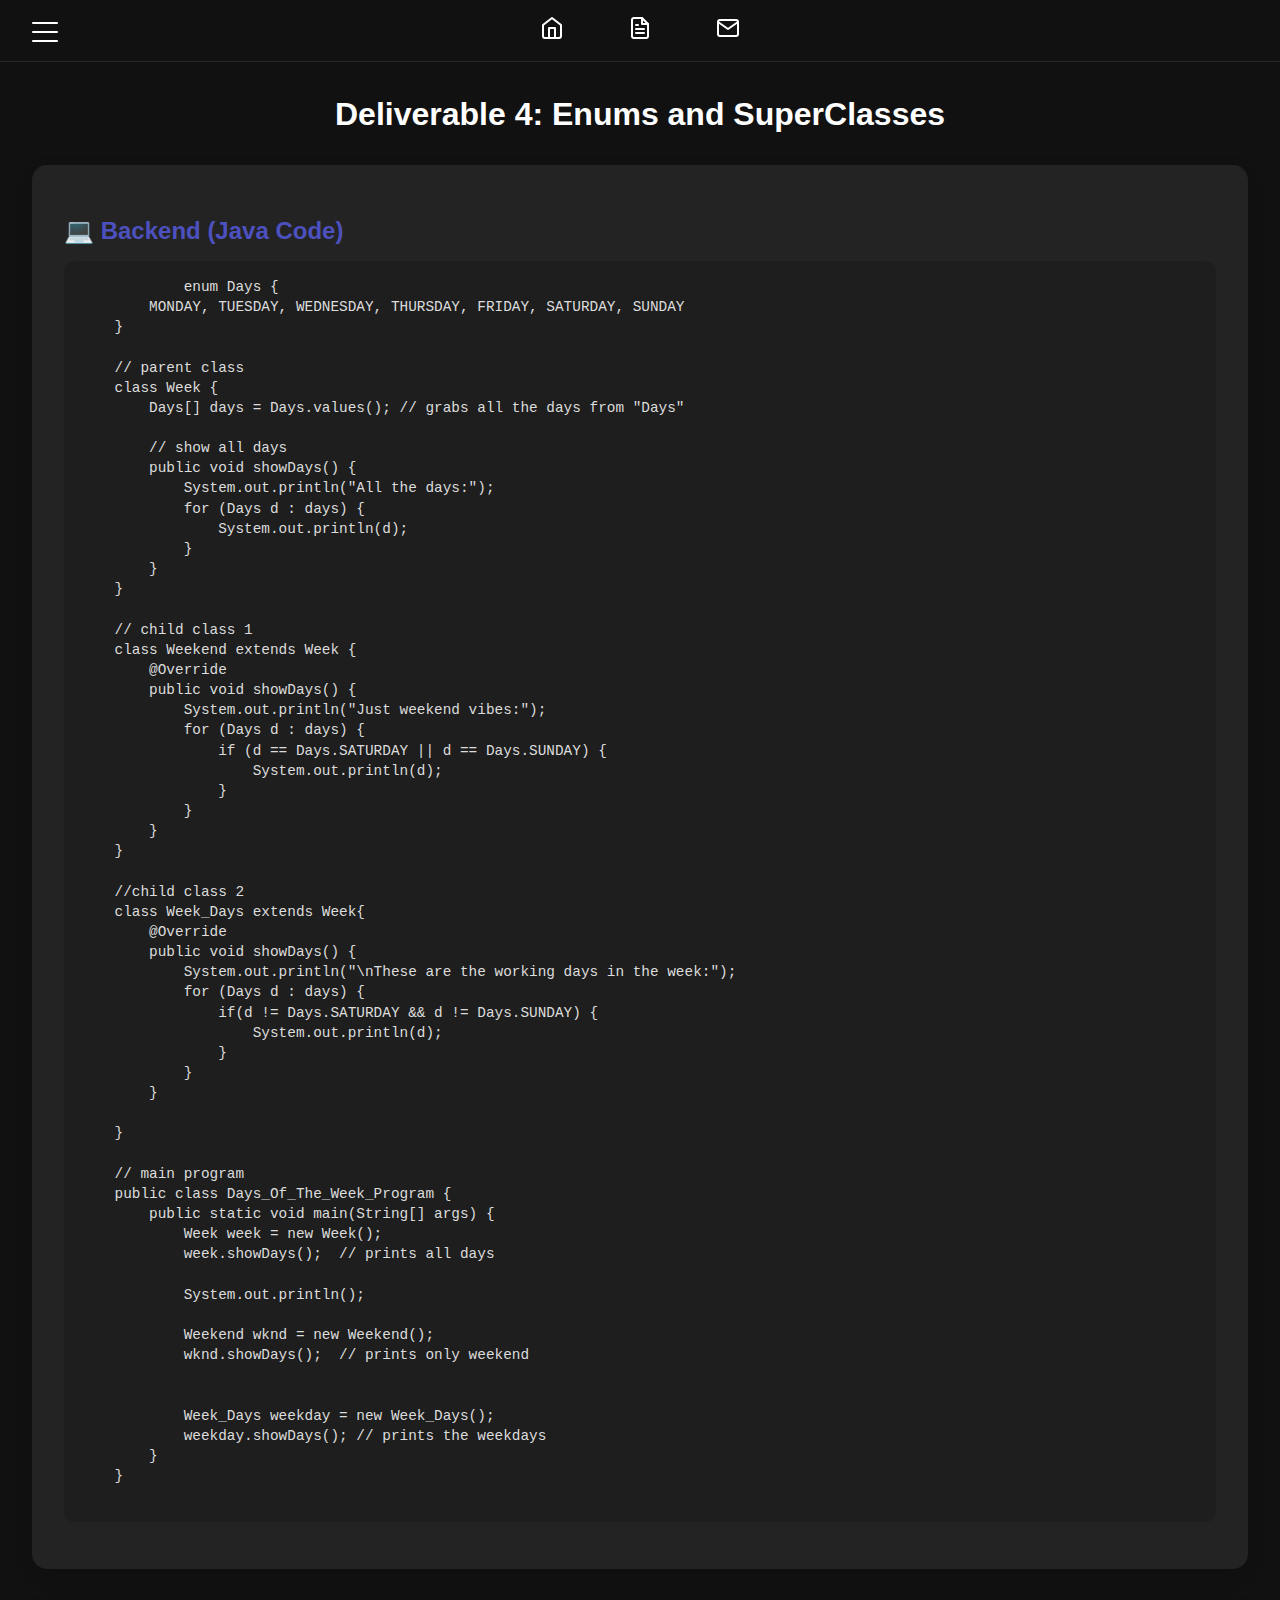
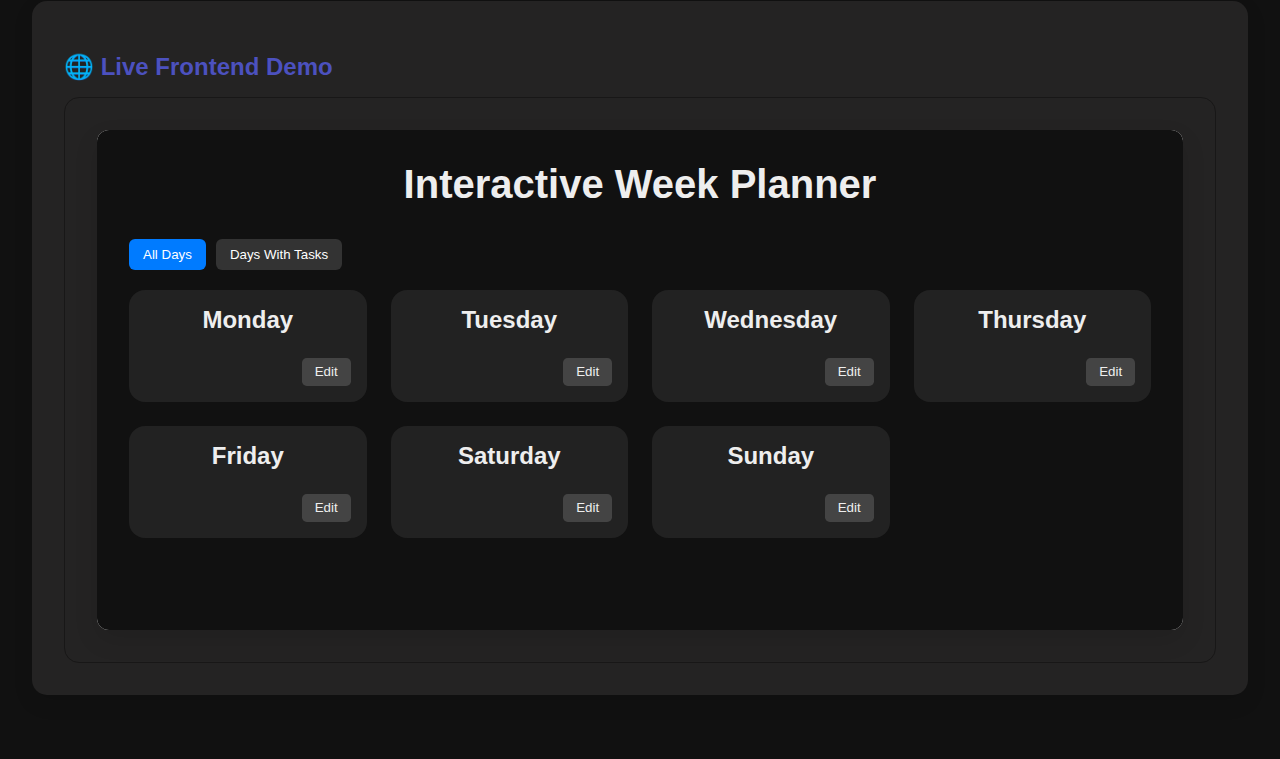
<file: Front End Logic/Deliverable 4.html>
<!DOCTYPE html>
<html lang="en">
  <head>
    <meta charset="UTF-8" />
    <meta name="viewport" content="width=device-width, initial-scale=1.0" />
    <link rel="stylesheet" href="./styles.css" />
    <title>FlexiSaf - Backend Deliverables</title>
  </head>
  <body>
    <!-- Burger Menu -->
    <div class="burger-container">
      <div
        class="burger"
        onclick="document.body.classList.toggle('burger-open')"
      >
        <div></div>
        <div></div>
        <div></div>
        <div></div>
        <div></div>
        <div></div>
      </div>
    </div>

    <!-- Menu bar -->
    <nav class="menu-bar">
      <!-- Navigation links -->

      <!-- Home -->
      <a href="../index.html" class="menu-item">
        <svg
          xmlns="http://www.w3.org/2000/svg"
          width="24"
          height="24"
          viewBox="0 0 24 24"
          fill="none"
          stroke="white"
          stroke-width="2"
          stroke-linecap="round"
          stroke-linejoin="round"
          class="feather feather-home"
        >
          <path d="M3 9l9-7 9 7v11a2 2 0 0 1-2 2H5a2 2 0 0 1-2-2z"></path>
          <polyline points="9 22 9 12 15 12 15 22"></polyline>
        </svg>
      </a>

      <!-- Docs -->
      <div id="document" class="menu-item documentation">
        <svg
          xmlns="http://www.w3.org/2000/svg"
          width="24"
          height="24"
          viewBox="0 0 24 24"
          fill="none"
          stroke="white"
          stroke-width="2"
          stroke-linecap="round"
          stroke-linejoin="round"
          class="feather feather-file-text"
        >
          <path
            d="M14 2H6a2 2 0 0 0-2 2v16a2 2 0 0 0 2 2h12a2 2 0 0 0 2-2V8z"
          ></path>
          <polyline points="14 2 14 8 20 8"></polyline>
          <line x1="16" y1="13" x2="8" y2="13"></line>
          <line x1="16" y1="17" x2="8" y2="17"></line>
          <polyline points="10 9 9 9 8 9"></polyline>
        </svg>
      </div>
      <!-- Contact -->
      <a href="./Contact/index.html" target="_blank" class="menu-item">
        <svg
          xmlns="http://www.w3.org/2000/svg"
          width="24"
          height="24"
          viewBox="0 0 24 24"
          fill="none"
          stroke="white"
          stroke-width="2"
          stroke-linecap="round"
          stroke-linejoin="round"
          class="feather feather-mail"
        >
          <path
            d="M4 4h16c1.1 0 2 .9 2 2v12c0 1.1-.9 2-2 2H4c-1.1 0-2-.9-2-2V6c0-1.1.9-2 2-2z"
          ></path>
          <polyline points="22,6 12,13 2,6"></polyline>
        </svg>
      </a>
    </nav>

    <div class="overlay">
      <!-- <div class="container"></div> -->
      <div class="container">
        <h2 style="text-align: center; color: whitesmoke">Documentation</h2>
        <pre>
Overview:          
This project demonstrates the use of Java Enums, inheritance, and polymorphism to model days of the week.

Features:
• In Java the code sorts through weekdays and weekends.
• On the front end, the same logic is re-imagined as an Interactive Week Planner sorting through  all days and days with tasks.

Key Takeaway:
• Enums are useful for fixed values
• Inheritance and polymorphism let child classes customize behaviour. 
        </pre>
      </div>
    </div>

    <!-- Deliverable 4 -->
    <h1 style="color: #ffffff">Deliverable 4: Enums and SuperClasses</h1>
    <div class="card">
      <h2>💻 Backend (Java Code)</h2>
      <pre>
            enum Days {
        MONDAY, TUESDAY, WEDNESDAY, THURSDAY, FRIDAY, SATURDAY, SUNDAY
    }

    // parent class
    class Week {
        Days[] days = Days.values(); // grabs all the days from "Days"

        // show all days
        public void showDays() {
            System.out.println("All the days:");
            for (Days d : days) {
                System.out.println(d);
            }
        }
    }

    // child class 1
    class Weekend extends Week {
        @Override
        public void showDays() {
            System.out.println("Just weekend vibes:");
            for (Days d : days) {
                if (d == Days.SATURDAY || d == Days.SUNDAY) {
                    System.out.println(d);
                }
            }
        }
    }

    //child class 2
    class Week_Days extends Week{
        @Override
        public void showDays() {
            System.out.println("\nThese are the working days in the week:");
            for (Days d : days) {
                if(d != Days.SATURDAY && d != Days.SUNDAY) {
                    System.out.println(d);
                }
            }
        }

    }

    // main program
    public class Days_Of_The_Week_Program {
        public static void main(String[] args) {
            Week week = new Week();
            week.showDays();  // prints all days

            System.out.println();

            Weekend wknd = new Weekend();
            wknd.showDays();  // prints only weekend


            Week_Days weekday = new Week_Days();
            weekday.showDays(); // prints the weekdays
        }
    }
    </pre
      >
    </div>
    <div class="card">
      <h2>🌐 Live Frontend Demo</h2>
      <div class="demo-wrapper">
        <iframe src="./Deliverable 4/index.html"></iframe>
      </div>
    </div>
    <script src="./main.js"></script>
  </body>
</html>
</file>
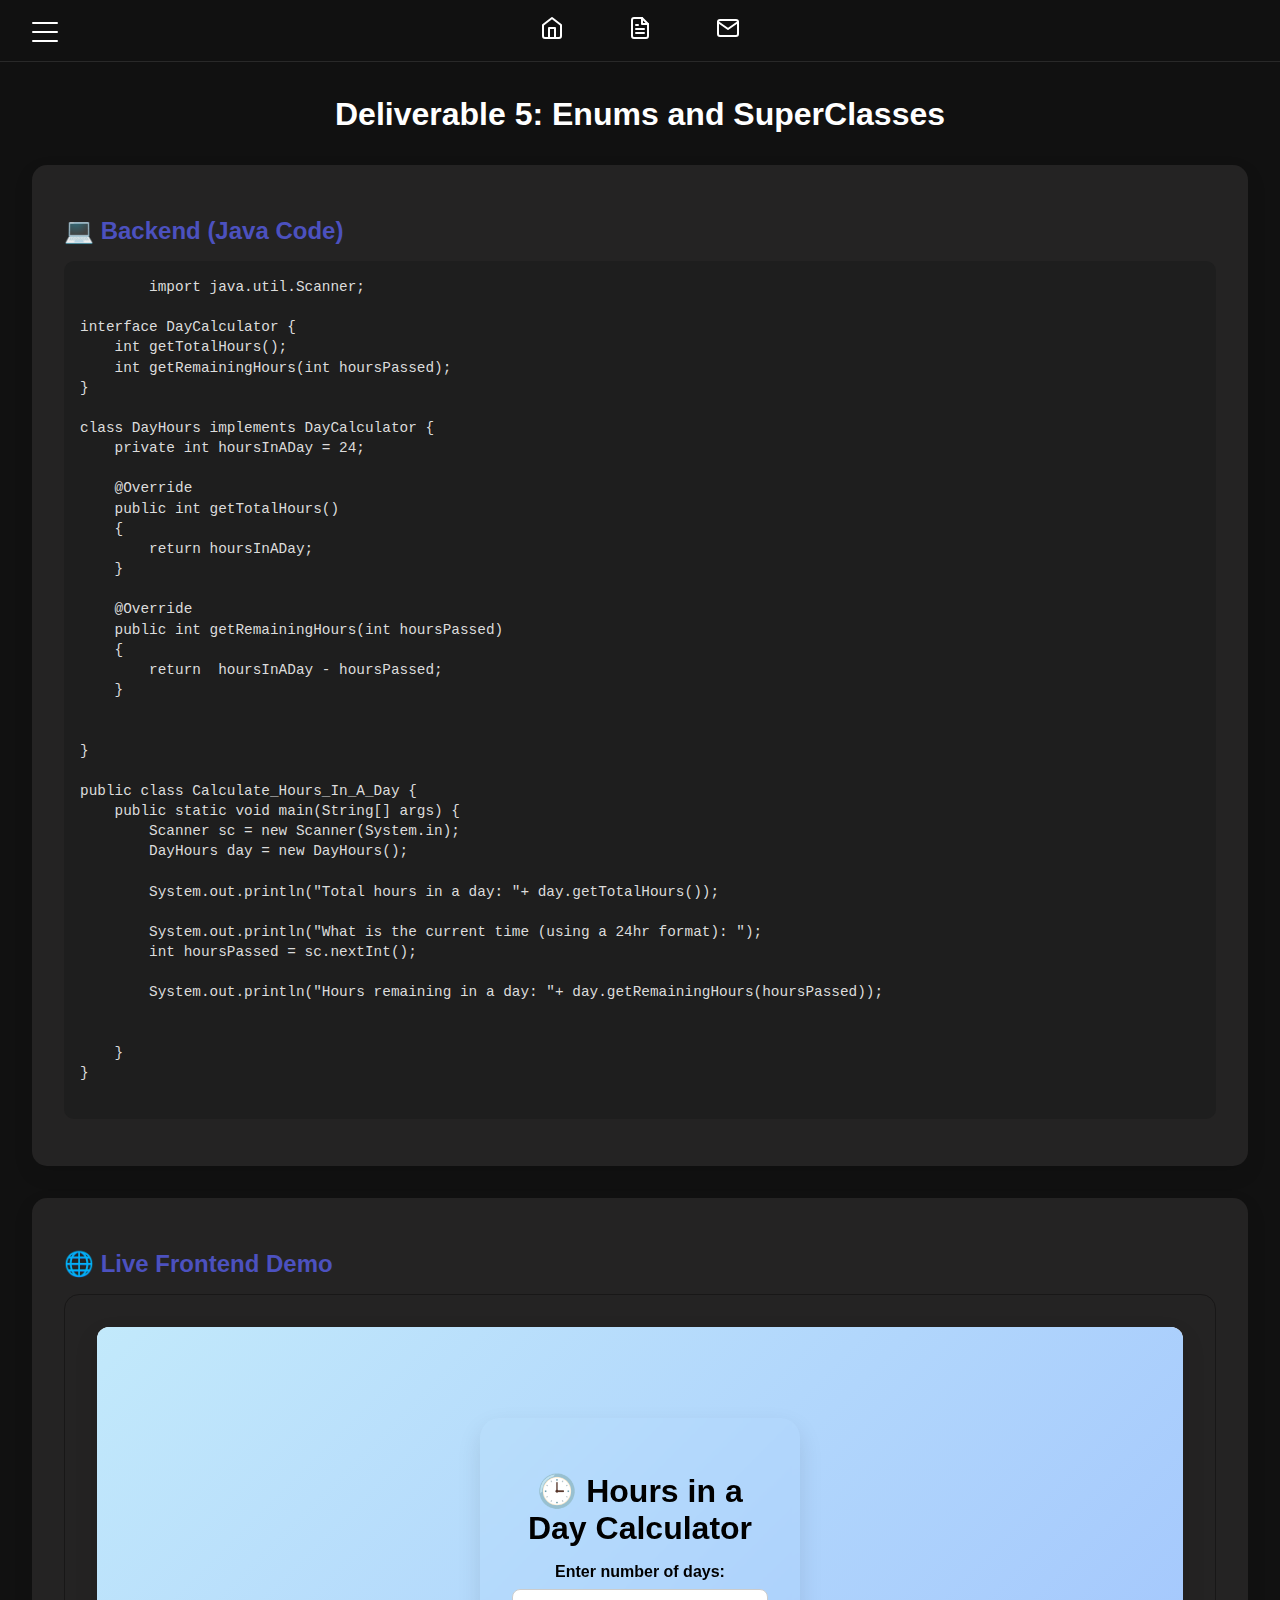
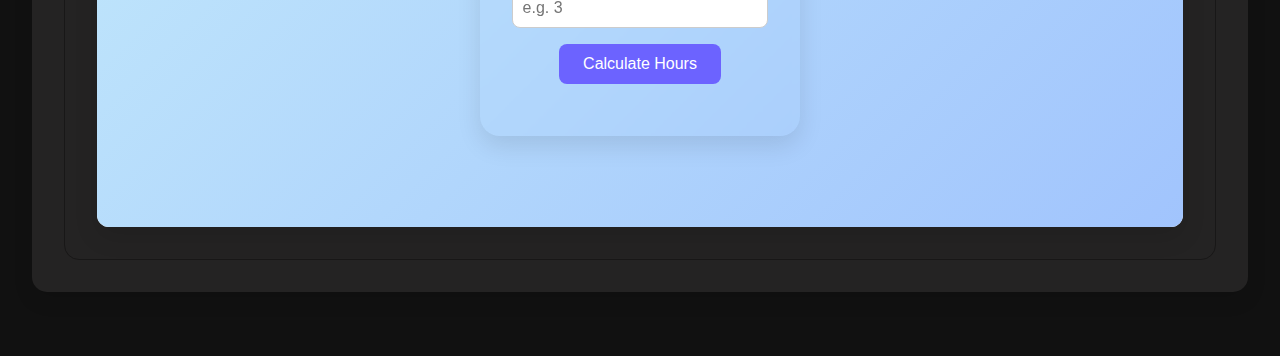
<file: Front End Logic/Deliverable 5.html>
<!DOCTYPE html>
<html lang="en">
  <head>
    <meta charset="UTF-8" />
    <meta name="viewport" content="width=device-width, initial-scale=1.0" />
    <link rel="stylesheet" href="./styles.css" />
    <title>FlexiSaf - Backend Deliverables</title>
  </head>
  <body>
    <!-- Burger Menu -->
    <div class="burger-container">
      <div
        class="burger"
        onclick="document.body.classList.toggle('burger-open')"
      >
        <div></div>
        <div></div>
        <div></div>
        <div></div>
        <div></div>
        <div></div>
      </div>
    </div>

    <!-- Menu bar -->
    <nav class="menu-bar">
      <!-- Navigation links -->

      <!-- Home -->
      <a href="../index.html" class="menu-item">
        <svg
          xmlns="http://www.w3.org/2000/svg"
          width="24"
          height="24"
          viewBox="0 0 24 24"
          fill="none"
          stroke="white"
          stroke-width="2"
          stroke-linecap="round"
          stroke-linejoin="round"
          class="feather feather-home"
        >
          <path d="M3 9l9-7 9 7v11a2 2 0 0 1-2 2H5a2 2 0 0 1-2-2z"></path>
          <polyline points="9 22 9 12 15 12 15 22"></polyline>
        </svg>
      </a>

      <!-- Docs -->
      <div id="document" class="menu-item documentation">
        <svg
          xmlns="http://www.w3.org/2000/svg"
          width="24"
          height="24"
          viewBox="0 0 24 24"
          fill="none"
          stroke="white"
          stroke-width="2"
          stroke-linecap="round"
          stroke-linejoin="round"
          class="feather feather-file-text"
        >
          <path
            d="M14 2H6a2 2 0 0 0-2 2v16a2 2 0 0 0 2 2h12a2 2 0 0 0 2-2V8z"
          ></path>
          <polyline points="14 2 14 8 20 8"></polyline>
          <line x1="16" y1="13" x2="8" y2="13"></line>
          <line x1="16" y1="17" x2="8" y2="17"></line>
          <polyline points="10 9 9 9 8 9"></polyline>
        </svg>
      </div>
      <!-- Contact -->
      <a href="./Contact/index.html" target="_blank" class="menu-item">
        <svg
          xmlns="http://www.w3.org/2000/svg"
          width="24"
          height="24"
          viewBox="0 0 24 24"
          fill="none"
          stroke="white"
          stroke-width="2"
          stroke-linecap="round"
          stroke-linejoin="round"
          class="feather feather-mail"
        >
          <path
            d="M4 4h16c1.1 0 2 .9 2 2v12c0 1.1-.9 2-2 2H4c-1.1 0-2-.9-2-2V6c0-1.1.9-2 2-2z"
          ></path>
          <polyline points="22,6 12,13 2,6"></polyline>
        </svg>
      </a>
    </nav>

    <div class="overlay">
      <!-- <div class="container"></div> -->
      <div class="container">
        <h2 style="text-align: center; color: whitesmoke">Documentation</h2>
        <pre>
Overview:          
This project demonstrates the use of interfaces and class implementation in Java to calculate time based values.

Features:
• In Java the code defines an interface DayCalculator with methods to get the total hours in a day and compute the remaining hours based on the current time.
• On the front end, the same logic is re-imagined as an Interactive interface where users can input days to calculate total hours — effectively mirroring the backend logic visually.

Key Takeaway:
• Learned how to define and implement interfaces in Java.
• Inheritance and polymorphism let child classes customize behaviour. 
        </pre>
      </div>
    </div>

    <!-- Deliverable 4 -->
    <h1 style="color: #ffffff">Deliverable 5: Enums and SuperClasses</h1>
    <div class="card">
      <h2>💻 Backend (Java Code)</h2>
      <pre>
        import java.util.Scanner;

interface DayCalculator {
    int getTotalHours();
    int getRemainingHours(int hoursPassed);
}

class DayHours implements DayCalculator {
    private int hoursInADay = 24;

    @Override
    public int getTotalHours()
    {
        return hoursInADay;
    }

    @Override
    public int getRemainingHours(int hoursPassed)
    {
        return  hoursInADay - hoursPassed;
    }


}

public class Calculate_Hours_In_A_Day {
    public static void main(String[] args) {
        Scanner sc = new Scanner(System.in);
        DayHours day = new DayHours();

        System.out.println("Total hours in a day: "+ day.getTotalHours());

        System.out.println("What is the current time (using a 24hr format): ");
        int hoursPassed = sc.nextInt();

        System.out.println("Hours remaining in a day: "+ day.getRemainingHours(hoursPassed));


    }
}
      </pre>
    </div>

    <div class="card">
      <h2>🌐 Live Frontend Demo</h2>
      <div class="demo-wrapper">
        <iframe src="./Deliverable 5/index.html"></iframe>
      </div>
    </div>
    <script src="./main.js"></script>
  </body>
</html>
</file>
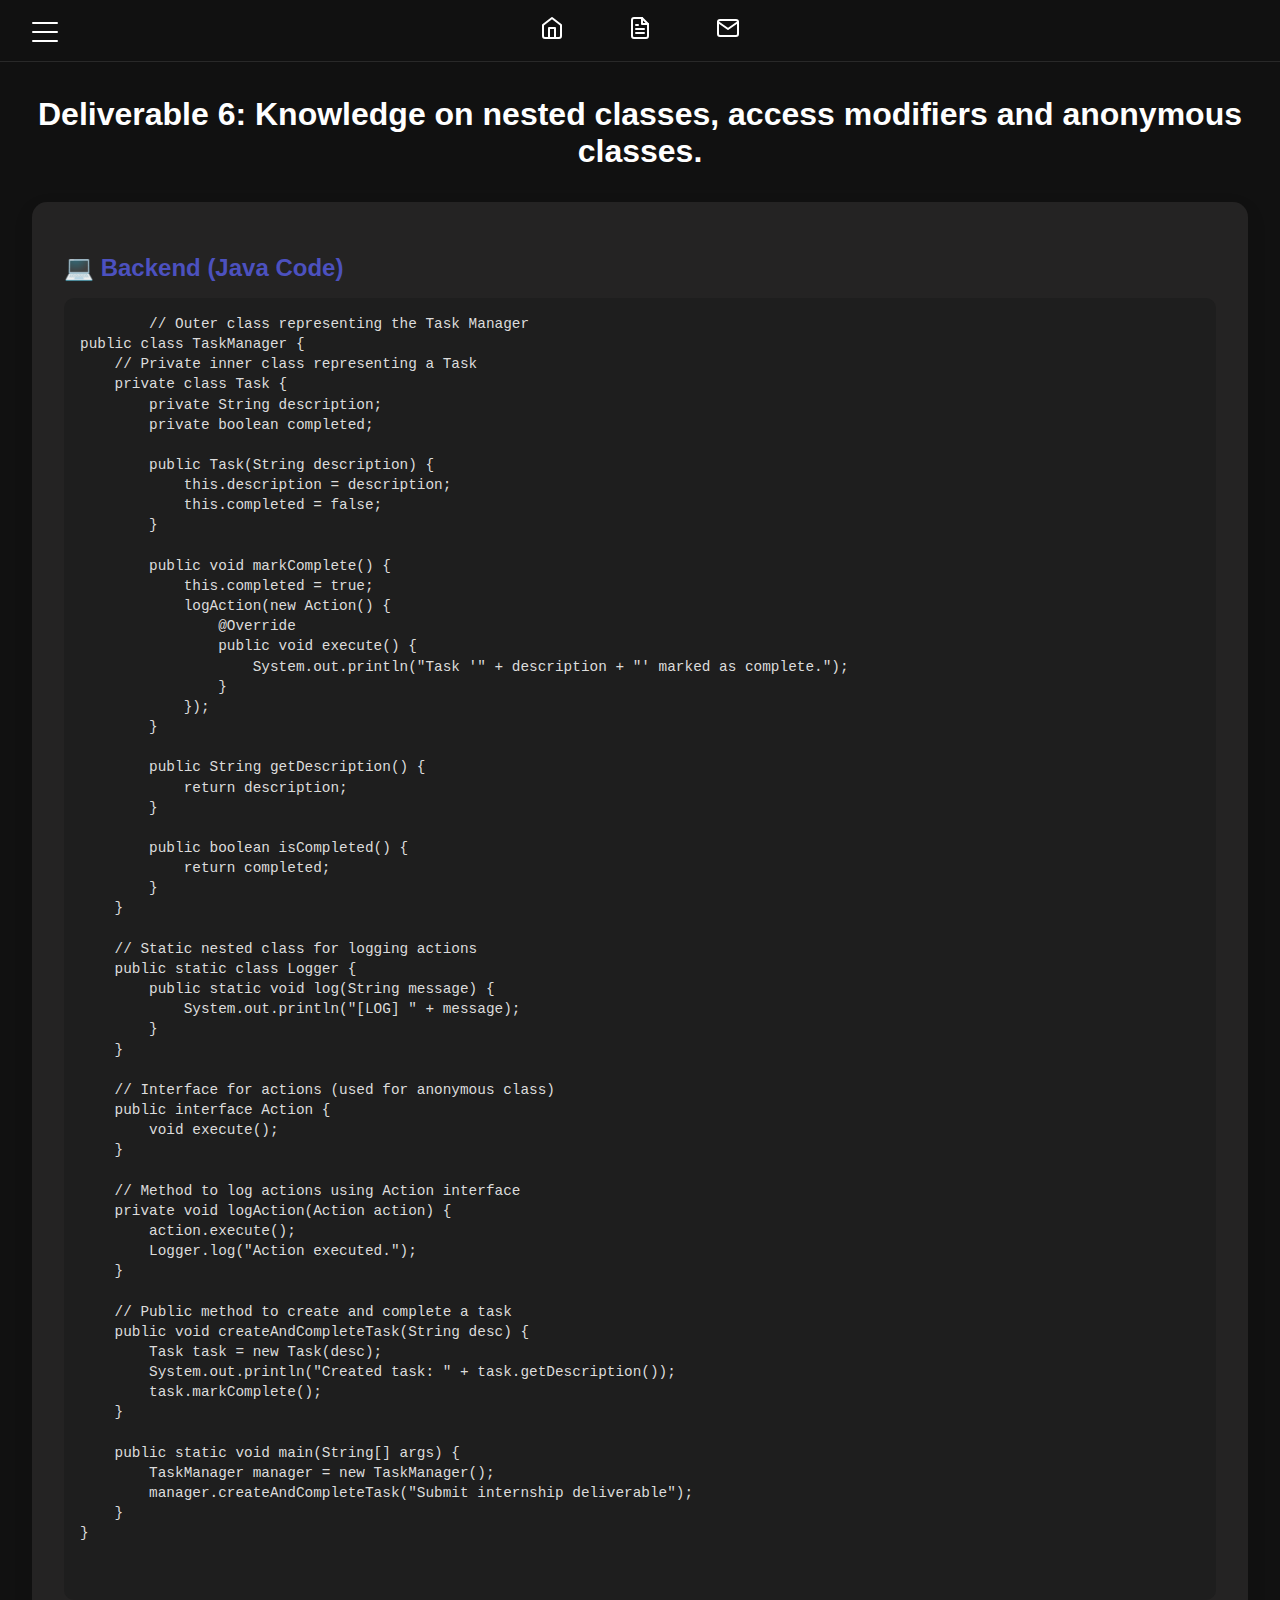
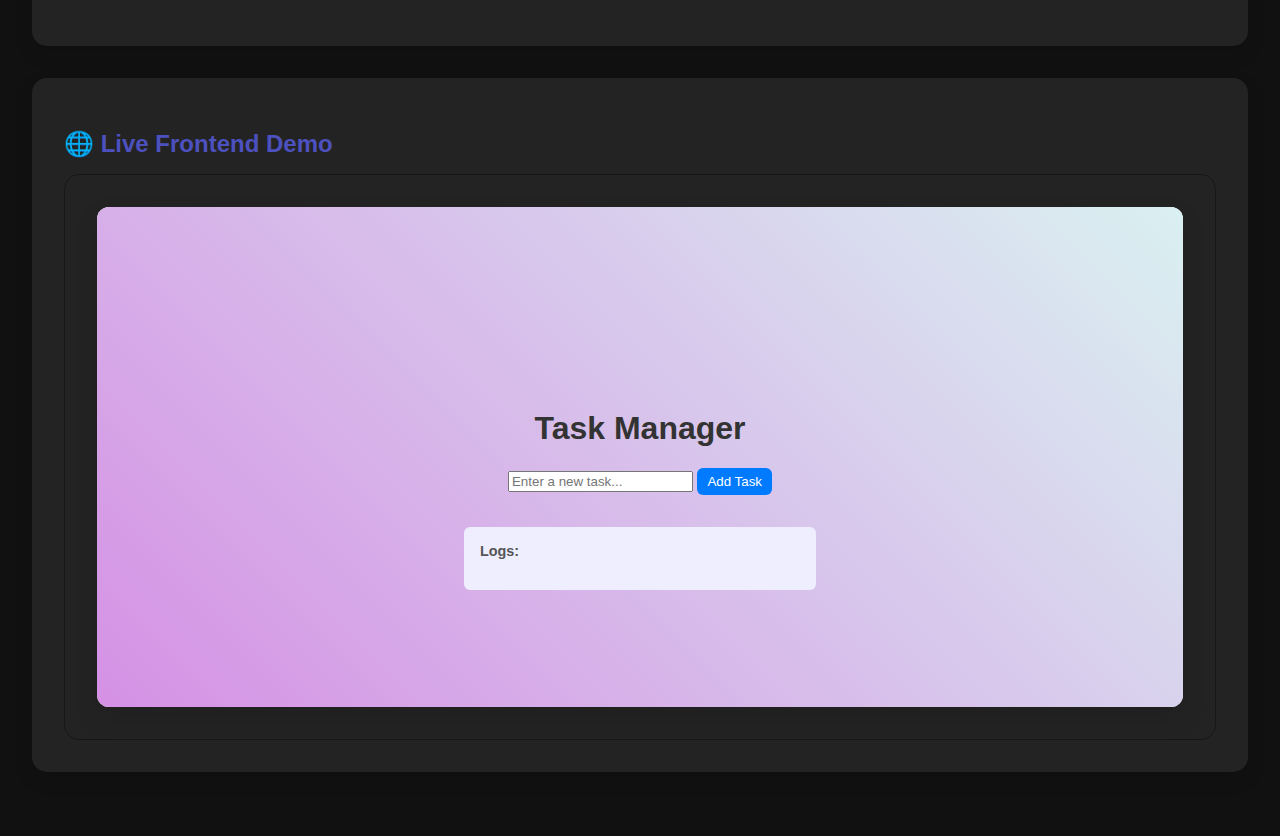
<file: Front End Logic/Deliverable 6.html>
<!DOCTYPE html>
<html lang="en">
  <head>
    <meta charset="UTF-8" />
    <meta name="viewport" content="width=device-width, initial-scale=1.0" />
    <link rel="stylesheet" href="./styles.css" />
    <title>FlexiSaf - Backend Deliverables</title>
  </head>
  <body>
    <!-- Burger Menu -->
    <div class="burger-container">
      <div
        class="burger"
        onclick="document.body.classList.toggle('burger-open')"
      >
        <div></div>
        <div></div>
        <div></div>
        <div></div>
        <div></div>
        <div></div>
      </div>
    </div>

    <!-- Menu bar -->
    <nav class="menu-bar">
      <!-- Navigation links -->

      <!-- Home -->
      <a href="../index.html" class="menu-item">
        <svg
          xmlns="http://www.w3.org/2000/svg"
          width="24"
          height="24"
          viewBox="0 0 24 24"
          fill="none"
          stroke="white"
          stroke-width="2"
          stroke-linecap="round"
          stroke-linejoin="round"
          class="feather feather-home"
        >
          <path d="M3 9l9-7 9 7v11a2 2 0 0 1-2 2H5a2 2 0 0 1-2-2z"></path>
          <polyline points="9 22 9 12 15 12 15 22"></polyline>
        </svg>
      </a>

      <!-- Docs -->
      <div id="document" class="menu-item documentation">
        <svg
          xmlns="http://www.w3.org/2000/svg"
          width="24"
          height="24"
          viewBox="0 0 24 24"
          fill="none"
          stroke="white"
          stroke-width="2"
          stroke-linecap="round"
          stroke-linejoin="round"
          class="feather feather-file-text"
        >
          <path
            d="M14 2H6a2 2 0 0 0-2 2v16a2 2 0 0 0 2 2h12a2 2 0 0 0 2-2V8z"
          ></path>
          <polyline points="14 2 14 8 20 8"></polyline>
          <line x1="16" y1="13" x2="8" y2="13"></line>
          <line x1="16" y1="17" x2="8" y2="17"></line>
          <polyline points="10 9 9 9 8 9"></polyline>
        </svg>
      </div>
      <!-- Contact -->
      <a href="./Contact/index.html" target="_blank" class="menu-item">
        <svg
          xmlns="http://www.w3.org/2000/svg"
          width="24"
          height="24"
          viewBox="0 0 24 24"
          fill="none"
          stroke="white"
          stroke-width="2"
          stroke-linecap="round"
          stroke-linejoin="round"
          class="feather feather-mail"
        >
          <path
            d="M4 4h16c1.1 0 2 .9 2 2v12c0 1.1-.9 2-2 2H4c-1.1 0-2-.9-2-2V6c0-1.1.9-2 2-2z"
          ></path>
          <polyline points="22,6 12,13 2,6"></polyline>
        </svg>
      </a>
    </nav>

    <div class="overlay">
      <!-- <div class="container"></div> -->
      <div class="container">
        <h2 style="text-align: center; color: whitesmoke">Documentation</h2>
        <pre>
Overview:          
This project demonstrates the use of anonymous classes as well as private and public classes.



      </div>
    </div>

    <!-- Deliverable 4 -->
    <h1 style="color: #ffffff">
      Deliverable 6: Knowledge on nested classes, access modifiers and anonymous
      classes.
    </h1>
    <div class="card">
      <h2>💻 Backend (Java Code)</h2>
      <pre>
        // Outer class representing the Task Manager
public class TaskManager {
    // Private inner class representing a Task
    private class Task {
        private String description;
        private boolean completed;

        public Task(String description) {
            this.description = description;
            this.completed = false;
        }

        public void markComplete() {
            this.completed = true;
            logAction(new Action() {
                @Override
                public void execute() {
                    System.out.println("Task '" + description + "' marked as complete.");
                }
            });
        }

        public String getDescription() {
            return description;
        }

        public boolean isCompleted() {
            return completed;
        }
    }

    // Static nested class for logging actions
    public static class Logger {
        public static void log(String message) {
            System.out.println("[LOG] " + message);
        }
    }

    // Interface for actions (used for anonymous class)
    public interface Action {
        void execute();
    }

    // Method to log actions using Action interface
    private void logAction(Action action) {
        action.execute();
        Logger.log("Action executed.");
    }

    // Public method to create and complete a task
    public void createAndCompleteTask(String desc) {
        Task task = new Task(desc);
        System.out.println("Created task: " + task.getDescription());
        task.markComplete();
    }

    public static void main(String[] args) {
        TaskManager manager = new TaskManager();
        manager.createAndCompleteTask("Submit internship deliverable");
    }
}

      </pre>
    </div>

    <div class="card">
      <h2>🌐 Live Frontend Demo</h2>
      <div class="demo-wrapper">
        <iframe src="./Deliverable 6/index.html"></iframe>
      </div>
    </div>
    <script src="./main.js"></script>
  </body>
</html>
</file>
<file: styles.css>
* {
  margin: 0;
  padding: 0;
  box-sizing: border-box;
}
body {
  font-family: Arial, sans-serif;
  background: #111;
  color: #eee;
  padding: 2rem;
}

header {
  text-align: center;
  margin-bottom: 2rem;
}
h1 {
  font-size: 2.5rem;
  margin-bottom: 0.5rem;
}
p {
  color: #aaa;
}

/* Filters */
.filters {
  text-align: center;
  margin-bottom: 12rem;
}

.filters button {
  background: #222;
  color: #eee;
  border: none;
  margin: 0 0.5rem;
  padding: 0.9rem 1rem;
  cursor: pointer;
  border-radius: 0.9rem;
  transition: background 0.3s;
  width: 200px;
}
@media (min-width: 1080px) {
  .filters {
    text-align: center;
    margin-bottom: 2rem;
  }
}
.filters button.active,
.filters button:hover {
  background: #00000069;
}

/* Grid */
.grid {
  display: grid;
  grid-template-rows: repeat(auto-fit, minmax(280px, 1fr));
  gap: 1.5rem;
}
.card {
  position: relative;
  overflow: hidden;
  border-radius: 1rem;
  cursor: pointer;
  background: #000;
}
.card video {
  width: 100%;
  height: auto;
  display: block;
  transition: transform 0.4s ease;
}

.overlay {
  position: absolute;
  inset: 0;
  /* background: rgba(85, 84, 84, 0.253); */
  background: #00000013;
  opacity: 0;

  display: flex;
  flex-direction: column;
  justify-content: flex-end;
  padding: 1rem;
  transition: opacity 0.3s ease;
}
.card:hover .overlay {
  opacity: 1;
}

.overlay h2 {
  position: absolute;
  bottom: 90px;
  right: 60px;
  font-size: 1.2rem;
  text-decoration: none;
  color: #000000;
}
.overlay p {
  position: absolute;
  bottom: 60px;
  right: 60px;
  font-size: 0.9rem;
  color: #ccc;
}
/* Demo wrapper */
.demo-wrapper {
  display: flex;
  justify-content: center;
  align-items: center;
  background: #242323;
  border: 2px solid #242323;
  border-radius: 15px;
  padding: 2rem;
  height: 500px;
}

iframe {
  width: 100%;
  height: 100%;
  border: none;
  border-radius: 12px;
  background: white;
  box-shadow: 0 10px 25px rgba(0, 0, 0, 0.1);
  transition: transform 0.3s ease;
  filter: blur(0px);
}

iframe:hover {
  transform: scale(1.01);
  filter: blur(10px);
}
</file>
<file: Front End Logic/Deliverable 1/styles.css>
body {
  font-family: Arial, sans-serif;
  /* background: linear-gradient(135deg, rgb(168, 206, 211), rgb(4, 56, 71)); */
  background: linear-gradient(210deg, rgb(110, 187, 218), rgb(5, 67, 124));
  display: flex;
  flex-direction: column;
  justify-content: center;
  align-items: center;
  height: 100vh;
  margin: 0;
  overflow: hidden;
}
.container {
  background: rgba(255, 255, 255, 0.1);
  backdrop-filter: blur(100px);
  padding: 25px;
  border-radius: 20px;
  width: 400px;
  box-shadow: 0 10px 25px rgba(0, 0, 0, 0.2);
}
h1 {
  /* margin-bottom: 20px; */
  text-align: center;
  font-size: 60px;
}
</file>
<file: Front End Logic/Deliverable 2/styles.css>
body {
  font-family: "Poppins", sans-serif;
  background: linear-gradient(135deg, rgb(255, 255, 255), rgb(76, 78, 69));
  color: #fff;
  display: flex;
  justify-content: center;
  align-items: flex-start;
  min-height: 100vh;
  margin: 0;
  padding: 40px;
  overflow: hidden;
}
.container {
  background: rgba(255, 255, 255, 0.1);
  backdrop-filter: blur(10px);
  padding: 25px;
  border-radius: 20px;
  width: 400px;
  box-shadow: 0 10px 25px rgba(0, 0, 0, 0.2);
}
h1 {
  text-align: center;
  margin-bottom: 20px;
  font-size: 1.8rem;
}
input {
  width: 100%;
  padding: 10px;
  margin: 8px -8px;
  border: none;
  border-radius: 10px;
  outline: none;
}
button {
  width: 48%;
  padding: 10px;
  border: none;
  border-radius: 10px;
  background: #444241;
  color: #fff;
  cursor: pointer;
  transition: background 0.3s ease;
  font-weight: bold;
}
button:hover {
  background: wheat;
  color: #363636;
}
.actions {
  display: flex;
  justify-content: space-between;
  margin: 15px 0;
}
ul {
  list-style: none;
  padding: 0;
}
li {
  background: rgba(255, 255, 255, 0.15);
  margin: 8px 0;
  padding: 10px;
  border-radius: 10px;
  display: flex;
  justify-content: space-between;
  align-items: center;
}
.remove-btn {
  background: #e63946;
  border: none;
  border-radius: 8px;
  padding: 5px 10px;
  color: #fff;
  cursor: pointer;
  font-size: 0.8rem;
}
.remove-btn:hover {
  background: #ff4f4f;
}
</file>
<file: Front End Logic/Deliverable 3/styles.css>
body {
  font-family: Arial, sans-serif;
  background: linear-gradient(210deg, #74ebd5, #9face6);
  display: flex;
  flex-direction: column;
  justify-content: center;
  align-items: center;
  height: 100vh;
  margin: 0;
  overflow: hidden;
}

.container {
  background: rgba(255, 255, 255, 0.1);
  backdrop-filter: blur(10px);
  padding: 25px;
  border-radius: 20px;
  width: 400px;
  box-shadow: 0 10px 25px rgba(0, 0, 0, 0.2);
  align-items: center;
  justify-content: center;
}
.login-box {
  background: white;
  padding: 30px;
  border-radius: 15px;
  box-shadow: 0 4px 20px rgba(0, 0, 0, 0.2);
  width: 300px;
  display: flex;
  flex-direction: column;
  align-items: center;
  text-align: center;
}

h2 {
  text-align: center;
  margin-bottom: 20px;
  color: #333;
}

input {
  width: 100%;
  padding: 10px;
  margin: 8px -8px;
  border: 1px solid #ccc;
  border-radius: 8px;
  font-size: 14px;
}

input:focus {
  border-color: #6a5acd;
  outline: none;
  box-shadow: 0 0 5px rgba(106, 90, 205, 0.5);
}

button {
  width: 100%;
  padding: 12px;
  margin-top: 10px;
  border: none;
  border-radius: 8px;
  background: #6a5acd;
  color: white;
  font-size: 16px;
  cursor: pointer;
  transition: 0.3s;
}

button:hover {
  background: #483d8b;
}

#result {
  margin-top: 15px;
  font-size: 14px;
  color: rgb(255, 255, 255);
}
</file>
<file: Front End Logic/Deliverable 5/styles.css>
* {
  box-sizing: border-box;
  font-family: "Poppins", sans-serif;
}

body {
  background: linear-gradient(135deg, #c2e9fb, #a1c4fd);

  height: 100vh;
  display: flex;
  justify-content: center;
  align-items: center;
  margin: 0;
}

.container {
  text-align: center;
  backdrop-filter: blur(3px);
  padding: 2rem;
  border-radius: 20px;
  box-shadow: 0 10px 25px rgba(0, 0, 0, 0.1);
  width: 320px;
}

h1 {
  margin-bottom: 1rem;
}

.card label {
  display: block;
  margin-bottom: 0.5rem;
  font-weight: 600;
}

input {
  padding: 0.6rem;
  width: 100%;
  border: 1px solid #ccc;
  border-radius: 8px;
  outline: none;
  font-size: 1rem;
}

button {
  margin-top: 1rem;
  padding: 0.7rem 1.5rem;
  background-color: #6c63ff;
  color: white;
  border: none;
  border-radius: 8px;
  cursor: pointer;
  font-size: 1rem;
  transition: 0.3s;
}

button:hover {
  background-color: #554ed8;
}

.result {
  margin-top: 1.2rem;
  font-weight: 600;
  color: #333;
}
</file>
<file: Front End Logic/Deliverable 6/styles.css>
body {
  font-family: "Segoe UI", sans-serif;

  /* background: #f5f7fa; */
  flex-direction: column;
  align-items: center;
  padding: 2rem;

  background: linear-gradient(-135deg, #daf0f1, #d58de4);

  height: 100vh;
  display: flex;
  justify-content: center;
  align-items: center;
  margin: 0;
}

h1 {
  color: #333;
}

.task {
  background: #fff;
  padding: 1rem;
  margin-top: 1rem;
  border-radius: 10px;
  width: 300px;
  box-shadow: 0 3px 10px rgba(0, 0, 0, 0.1);
  display: flex;
  justify-content: space-between;
  align-items: center;
}

.completed {
  text-decoration: line-through;
  color: gray;
}

button {
  border: none;
  padding: 6px 10px;
  border-radius: 6px;
  background: #007bff;
  color: white;
  cursor: pointer;
}

button:disabled {
  background: #ccc;
  cursor: not-allowed;
}

#log {
  margin-top: 2rem;
  width: 320px;
  font-size: 0.9rem;
  color: #555;
  background: #eef;
  border-radius: 6px;
  padding: 1rem;
}
</file>
<file: Front End Logic/styles.css>
/* Hamburger Icon */

@media (min-width: 1080px) {
  .burger-container {
    position: absolute;
    display: flex;
    justify-content: left;
    align-items: center;
    top: 1;
    left: 1;
  }
  .burger {
    /* This is to specify it's dimensions in the menu bar */
    /* In truth we're stacking 6 bars 3 rows 2 colums */
    display: flex;
    justify-content: center;
    z-index: 1100;
    position: fixed;
    width: 26px;
    height: 21px;
    cursor: pointer;
  }
  .burger div {
    position: absolute;
    width: 50%;
    height: 2px; /* The thickness of each bar */
    background-color: #fff; /* The color of each bar */
    transition: all 0.2s ease-in-out;
  }

  /* Bevelling the edges */
  .burger div:nth-child(odd) {
    /* bevelling the left side of the bars on the left icons 1 3 and 5 */
    left: 0;
    border-radius: 5px 0 0 5px;
  }
  .burger div:nth-child(even) {
    /* bevelling the right side of the bars on the right 2, 4, 6 */
    left: 50%;
    border-radius: 0 5px 5px 0;
  }
  .burger div:nth-child(1),
  .burger div:nth-child(2) {
    top: 0;
  }

  /* Specifying the positions of bars 2,3,4,5,6 */
  .burger div:nth-child(3),
  .burger div:nth-child(4) {
    /* Specifying the positions for bar 3 and 4 (row 2)*/
    top: 9px;
  }
  .burger div:nth-child(5),
  .burger div:nth-child(6) {
    /* speecifying the position for bar 5 and 6 ( row 3) */
    top: 18px;
  }

  /* When we click the burger menu... */
  .burger-open .burger div:nth-child(1),
  .burger-open .burger div:nth-child(6) {
    /* rotate them by 45 degrees to the left */
    transform: rotate(45deg);
    transform-origin: center; /* Ensure rotation around center */
    top: 5px; /* Adjust top position */
    /* left: 2px; Adjust left position */
    left: calc(50% - 2px);
  }
  .burger-open .burger div:nth-child(2),
  .burger-open .burger div:nth-child(5) {
    /* rotate them by 45 degrees to the right */
    transform: rotate(-45deg);
    transform-origin: center;
    top: 5px;
    left: calc(50% - 2px);
  }
  .burger-open .burger div:nth-child(1) {
    /* move it up bby 5px and to th eleft by 2px */
    top: 5px;
    left: 2px;
  }
  .burger-open .burger div:nth-child(2) {
    /* move up by 5px and to the left by som math. */
    top: 5px;
    left: calc(50% -2px);
  }
  .burger-open .burger div:nth-child(3) {
    left: -100%;
    opacity: 0;
  }
  .burger-open .burger div:nth-child(4) {
    left: 150%;
    opacity: 0;
  }
  .burger-open .burger div:nth-child(5) {
    top: 14px;
    left: 2px;
  }
  .burger-open .burger div:nth-child(6) {
    top: 14px;
    left: calc(50% -2px);
  }

  /* Navigation Stuff */
  /* Split column slide down navigation */
  .navigation {
    position: fixed;
    inset: 0;
    display: grid;
    grid-template-columns: repeat(4, 1fr);
    pointer-events: none;
    user-select: none;
    transition: 400ms ease-in-out;
    border: 1px;
  }
  .navigation:has(:nth-child(1):hover) {
    grid-template-columns: 2fr 1fr 1fr 1fr;
  }
  .navigation:has(:nth-child(2):hover) {
    grid-template-columns: 1fr 2fr 1fr 1fr;
  }
  .navigation:has(:nth-child(3):hover) {
    grid-template-columns: 1fr 1fr 2fr 1fr;
  }
  .navigation:has(:nth-child(4):hover) {
    grid-template-columns: 1fr 1fr 1fr 2fr;
  }
  .nav-item {
    position: relative;
    height: 100vh;
    padding: 30px;
    font-style: 24px;
    letter-spacing: 1px;
    text-transform: uppercase;
    text-decoration: none;
    color: #fff;
    background-size: cover;
    pointer-events: auto;
    display: flex;
    justify-content: center;
    align-items: center;
    transform: translateY(-200vh);
    transition: transform 0.85s ease-in-out;
  }
  .burger-open .nav-item {
    transform: translateY(0);
  }
  .nav-item::after {
    position: absolute;
    z-index: -1;
    inset: 0;
    content: "";
    opacity: 1;
    transition: opacity 0.4s ease-in-out;
  }
  .nav-item-hover::after {
    opacity: 0.5;
  }
  .nav-item:nth-child(1)::after {
    background-color: rgba(90, 88, 88, 0.5);
  }
  .nav-item:nth-child(2)::after {
    background-color: rgba(95, 177, 202, 0.5);
  }
  .nav-item:nth-child(3)::after {
    background-color: rgba(111, 177, 102, 0.5);
  }
  .nav-item:nth-child(4)::after {
    background-color: rgba(218, 127, 127, 0.5);
  }

  .nav-item:nth-child(1) {
    background-image: url(/Src/Portfolio-pieces/0003.png);
    transition-delay: 300ms;
  }
  .nav-item:nth-child(2) {
    background-image: url(/Src/Portfolio-pieces/Conquest.png);
    transition-delay: 500ms;
  }
  .nav-item:nth-child(3) {
    background-image: url(/Src/Portfolio-pieces/Desolate\ 4.png);
    transition-delay: 700ms;
  }
  .nav-item:nth-child(4) {
    background-image: url(/Src/Portfolio-pieces/Combined.png);
  }
}

/* Menu bar styles */
.menu-bar {
  flex-direction: row;
  align-items: center;
  height: 3%;
  width: 100%;
  position: fixed; /* Keeps the menu at the top on scroll */
  left: 0;
  top: 0;
  transform: translatey(-100%);
  display: flex;
  backdrop-filter: blur(10px);
  background: rgba(255, 255, 255, 0.05);
  border-bottom: 1px solid rgba(255, 255, 255, 0.1);
  justify-content: center; /* Centers the menu items */
  background-color: transparent;
  padding: 20px 0;
  top: 0;
  z-index: 1000; /* Ensures it stays above other elements */
  box-shadow: 0 2px 5px rgba(0, 0, 0, 0);
  transition: all 0.3s ease;
  padding-top: 16px;
  padding-bottom: 18px;
  /* border-bottom: .81px solid rgba(255, 255, 255, 0.137);   */
  /* gap: 20px; */
  transform: translatey(-100%);
  transition: transform 0.6s ease-out;
  /* gap: 20px; */
}
.menu-bar.active {
  transform: translatey(0);
}
/* Menu item styles */
.menu-item {
  margin: 32px 32px;
  position: relative;
  text-decoration: none;
  color: rgb(255, 255, 255);
  transition: color 0.3s ease;
}

/* Underline effect on hover */
.menu-item::after {
  content: "";
  position: absolute;
  width: 100%;
  height: 2px;
  background: rgb(255, 255, 255);
  bottom: -5px;
  left: 0;
  transform: scaleX(0);
  transition: transform 0.3s ease;
}

.menu-item:hover::after {
  transform: scaleX(1);
}

.menu-item:hover {
  color: #555; /* Slightly different color on hover */
  cursor: pointer;
}

body {
  font-family: "Segoe UI", sans-serif;
  background: #111;

  margin: 0;
  padding: 2rem;
  color: #333;
}

h1 {
  text-align: center;
  margin-top: 4rem;
  color: rgb(223, 185, 116);
  margin-bottom: 2rem;
  transition: 0.2s ease-in-out;
}
h1:hover {
  cursor: pointer;
}

.card {
  background: #242323;
  padding: 2rem;
  border-radius: 15px;
  box-shadow: 0 8px 20px rgba(0, 0, 0, 0.1);
  margin-bottom: 2rem;
}

h2 {
  color: #4c51bf;
  margin-bottom: 1rem;
}

/* Code box */
pre {
  background: #1e1e1e;
  color: #dcdcdc;
  padding: 1rem;
  border-radius: 10px;
  overflow-x: auto;
  font-size: 0.9rem;
  line-height: 1.4;
}

/* Demo wrapper */
.demo-wrapper {
  display: flex;
  justify-content: center;
  align-items: center;
  background: #242323;
  border: 1px solid #181717;
  border-radius: 15px;
  padding: 2rem;
  height: 500px;
}

iframe {
  width: 100%;
  height: 100%;
  border: none;
  border-radius: 12px;
  background: white;
  box-shadow: 0 10px 25px rgba(0, 0, 0, 0.1);
  transition: transform 0.3s ease;
}

iframe:hover {
  transform: scale(1.01);
}

.overlay {
  position: fixed;
  display: flex;
  justify-content: center; /*centers horizontally */
  align-items: center; /*centers vertically */

  top: 0;
  left: 0;
  height: 100vh;
  width: 0%;
  backdrop-filter: blur(0px);

  opacity: 0;
  transition: 0.3s ease-in-out;
}
.overlay.active {
  justify-content: center; /*centers horizontally */
  align-items: center; /*centers vertically */
  /* flex-direction: column; */
  backdrop-filter: blur(50px);

  top: 0;
  left: 0;
  height: 100vh;
  width: 100%;

  transition: 0.3s ease-in-out;
  opacity: 1;
  /* overflow: hidden; */
}
.container {
  background: rgba(255, 255, 255, 0.1);
  backdrop-filter: blur(100px);
  color: rgb(167, 165, 165);

  padding: 25px;
  border-radius: 20px;
  width: 400px;
  box-shadow: 0 10px 25px rgba(0, 0, 0, 0.2);
}

/* Notebook-style documentation card */
.container pre {
  white-space: pre-wrap;
  word-wrap: break-word;
  overflow-x: hidden;

  /* background: repeating-linear-gradient(
    to bottom,
    rgba(255, 255, 255, 0.06) 0px,
    rgba(255, 255, 255, 0.06) 1px,
    transparent 0px,
    transparent 28px
  ); */

  backdrop-filter: blur(10px);
  color: #e6e6e6;

  padding: 2.1rem;
  border-radius: 12px;
  font-size: 1.15rem;
  line-height: 1.8rem;
  font-family: "Segoe UI", sans-serif;

  box-shadow: 0 4px 15px rgba(0, 0, 0, 0.25);
  margin: 1.2rem 0;

  /* border-left: 6px solid rgba(255, 255, 255, 0.2); */
}

.card:hover {
  opacity: 1;
}
</file>
<file: Front End Logic/Deliverable 4/styles.css>
/* Reset */
* {
  margin: 0;
  padding: 0;
  box-sizing: border-box;
}
body {
  font-family: Arial, sans-serif;
  background: #111;
  color: #eee;
  padding: 2rem;
}

header {
  text-align: center;
  margin-bottom: 2rem;
}
h1 {
  font-size: 2.5rem;
  margin-bottom: 0.5rem;
}
p {
  color: #aaa;
}

.filters {
  display: flex;
  gap: 10px;
  margin-bottom: 20px;
}
.filters button {
  padding: 8px 14px;
  border: none;
  border-radius: 6px;
  background: #333;
  color: white;
  cursor: pointer;
}
.filters button.active {
  background: #007bff;
}

/* Grid */
.grid {
  display: grid;
  grid-template-columns: repeat(auto-fit, minmax(220px, 1fr));
  gap: 1.5rem;
}
.card {
  background: #222;
  border-radius: 1rem;
  padding: 1rem;
  display: flex;
  flex-direction: column;
  justify-content: space-between;
}
.card h2 {
  margin-bottom: 0.5rem;
  text-align: center;
}
.card .task-list {
  list-style: disc-inside;
  color: #ccc;
  margin-bottom: 1rem;
}
.card button {
  align-self: flex-end;
  background: #444;
  color: #eee;
  border: none;
  padding: 0.4rem 0.8rem;
  border-radius: 0.3rem;
  cursor: pointer;
}
.card button:hover {
  background: #666;
}

/* Modal */
.modal {
  position: fixed;
  inset: 0;
  background: rgba(0, 0, 0, 0.7);
  backdrop-filter: blur(10px);
  display: flex;
  align-items: center;
  justify-content: center;
  transition: 0.4s ease-in-out;
}
.modal.hidden {
  display: none;
}
.modal-content {
  background: #222;
  padding: 2rem;
  border-radius: 1rem;
  width: 400px;
  max-width: 90%;
}
.modal-content h2 {
  margin-bottom: 1rem;
}
#modal-task-list {
  list-style: disc inside;
  margin-bottom: 1rem;
}
#modal-task-list li {
  margin: 0.3rem 0.1rem;
}
.task-list {
  list-style: none; /* remove default bullets */
  padding: 0;
  margin: 0;
  text-align: center; /* center the text horizontally */
}

.task-list li {
  padding: 6px 0;
}

.task-input {
  display: flex;
  gap: 0.5rem;
  margin-bottom: 1rem;
}
.task-input input {
  flex: 1;
  padding: 0.3rem;
  border: none;
  border-radius: 0.3rem;
}
.task-input button {
  background: #444;
  color: #eee;
  border: none;
  padding: 0.3rem 0.7rem;
  border-radius: 0.3rem;
  cursor: pointer;
}
.task-input button:hover {
  background: #666;
}
.modal-actions {
  display: flex;
  justify-content: flex-end;
  gap: 0.5rem;
}
.modal-actions button {
  background: #444;
  border: none;
  padding: 0.4rem 0.8rem;
  border-radius: 0.3rem;
  color: #eee;
  cursor: pointer;
}
.modal-actions button:hover {
  background: #666;
}
#clear-tasks {
  background: #a33;
}
#clear-tasks:hover {
  background: #c44;
}
</file>
